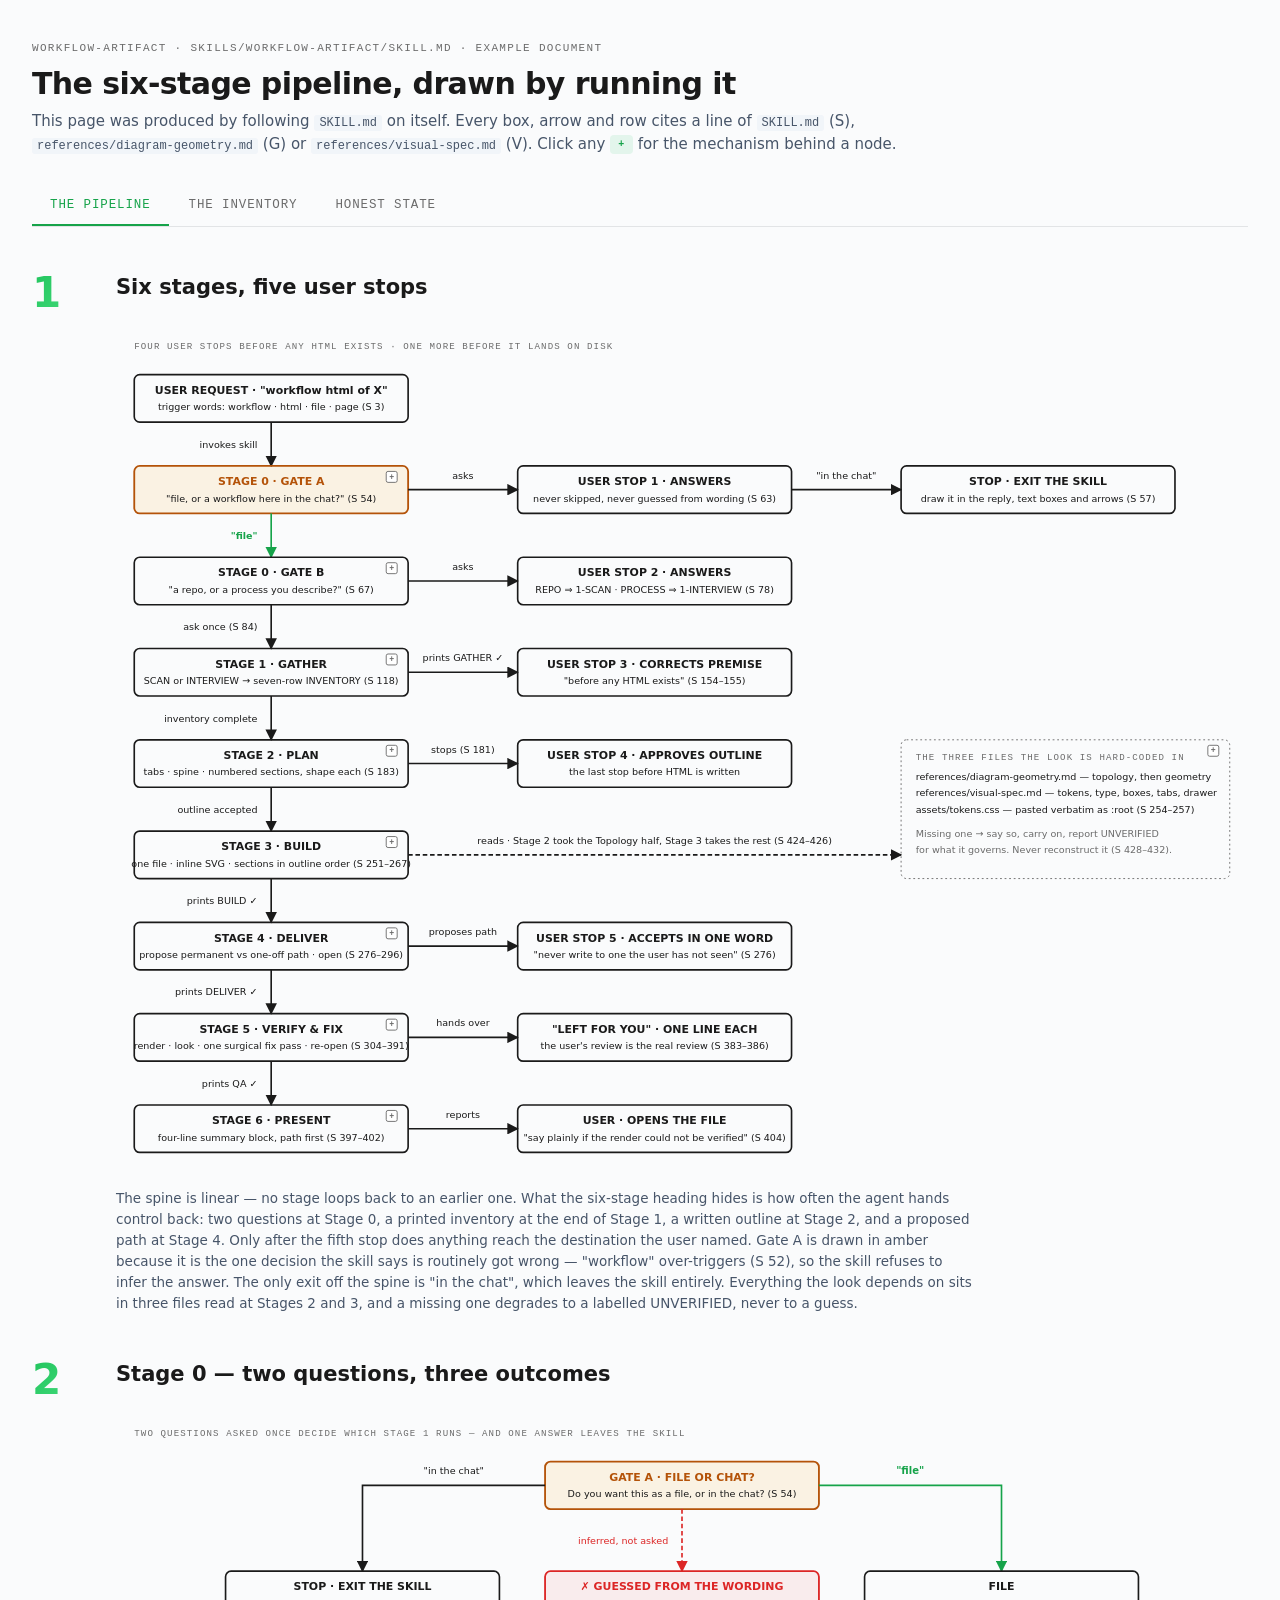
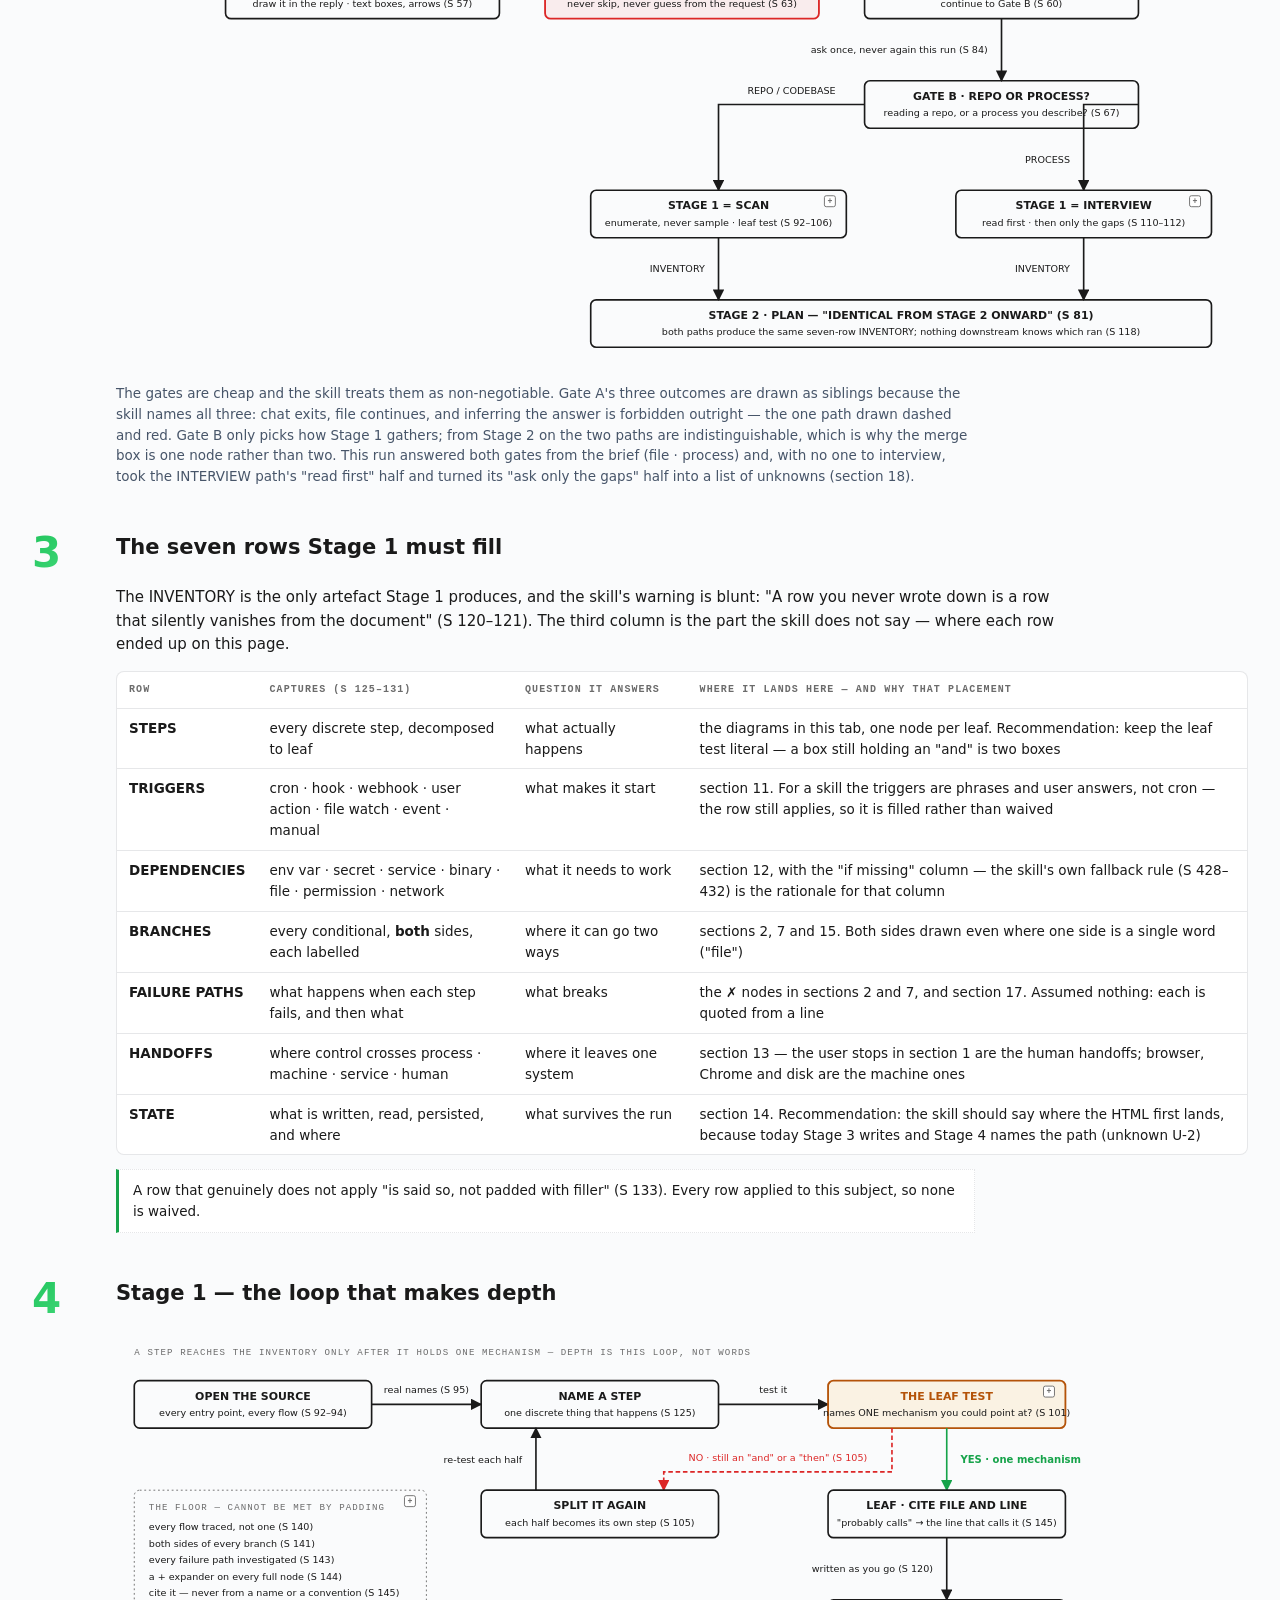
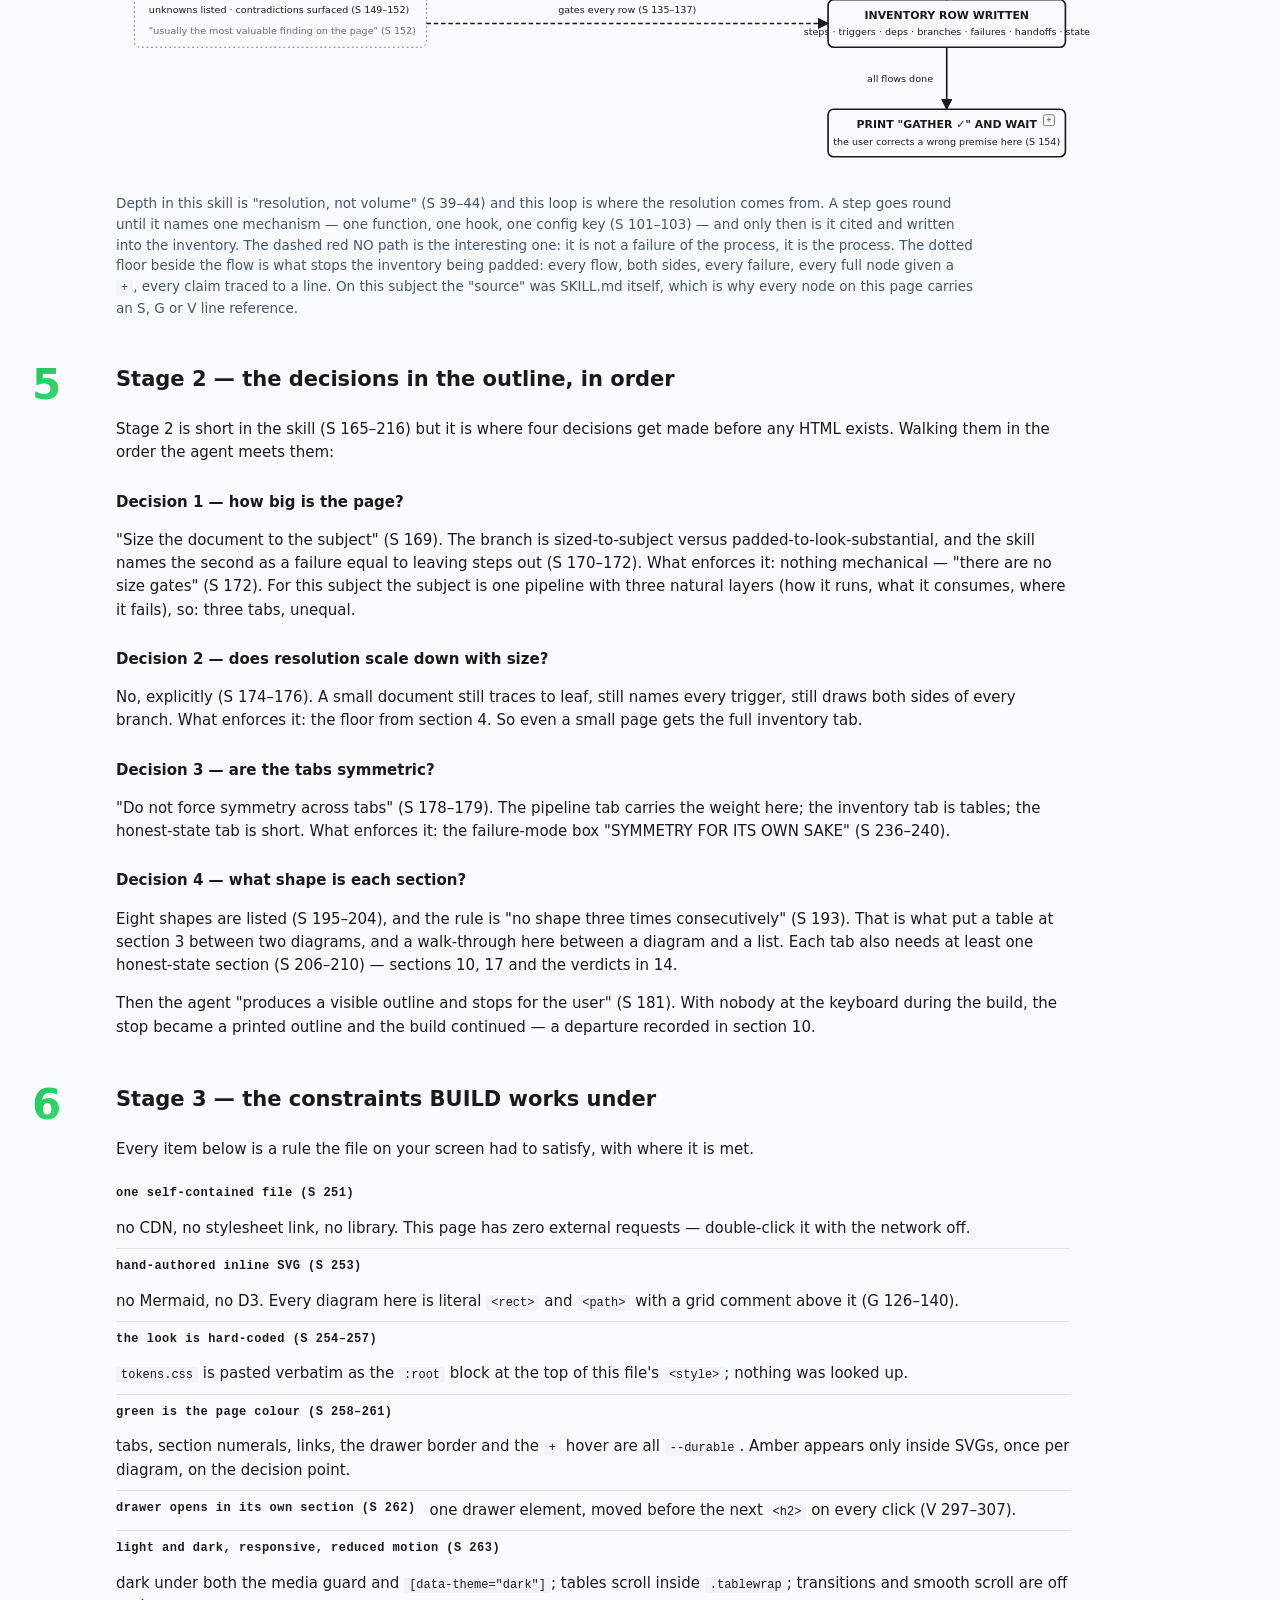
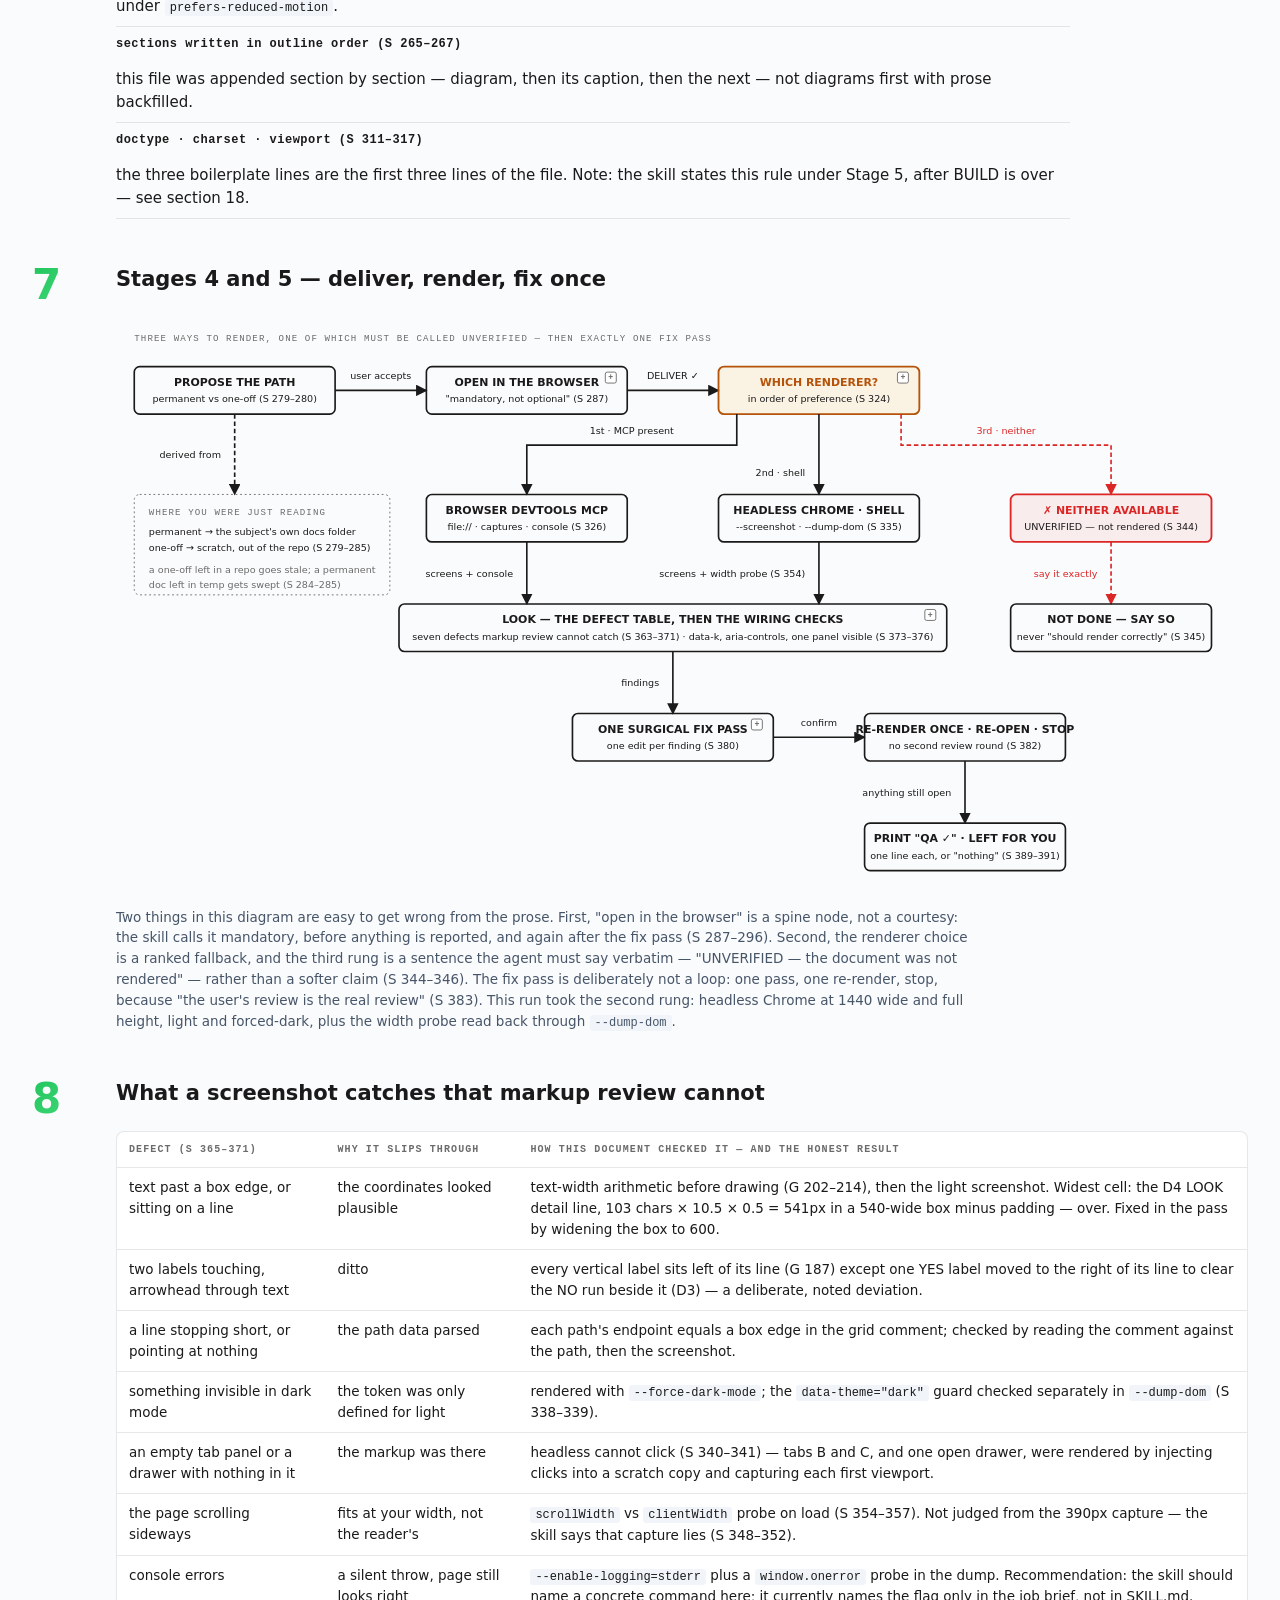
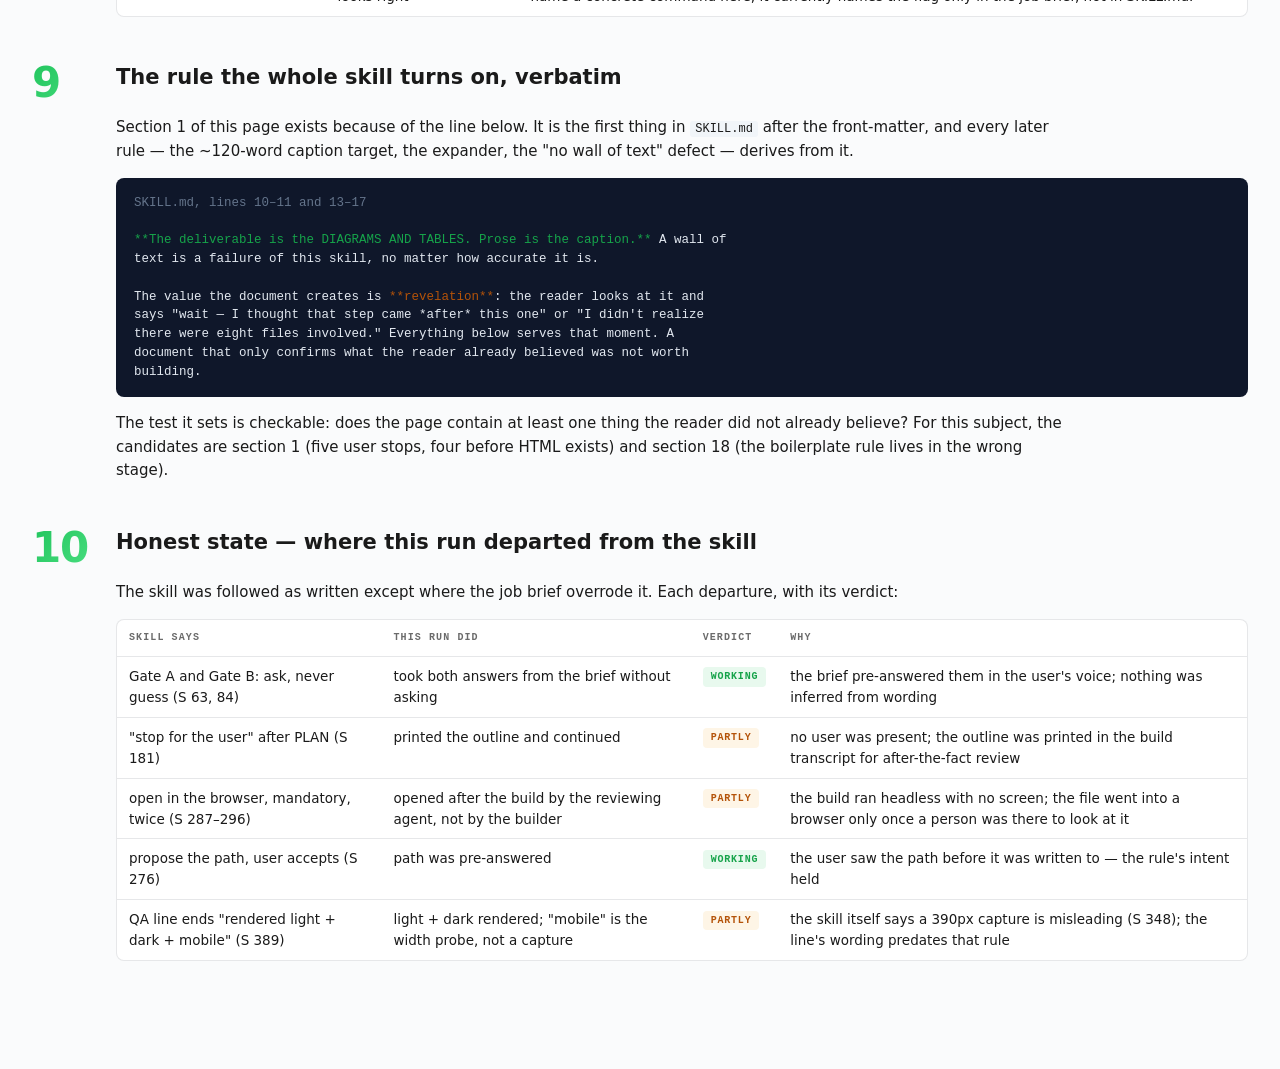
<file: index.html>
<!doctype html>
<meta charset="utf-8">
<meta name="viewport" content="width=device-width, initial-scale=1">
<meta http-equiv="refresh" content="0; url=examples/workflow-artifact-pipeline.html">
<title>workflow-artifact</title>
<p>Redirecting to the <a href="examples/workflow-artifact-pipeline.html">example document</a>. Source and install instructions: <a href="https://github.com/djfunboy/workflow-artifact-skill">github.com/djfunboy/workflow-artifact-skill</a>.</p>
</file>
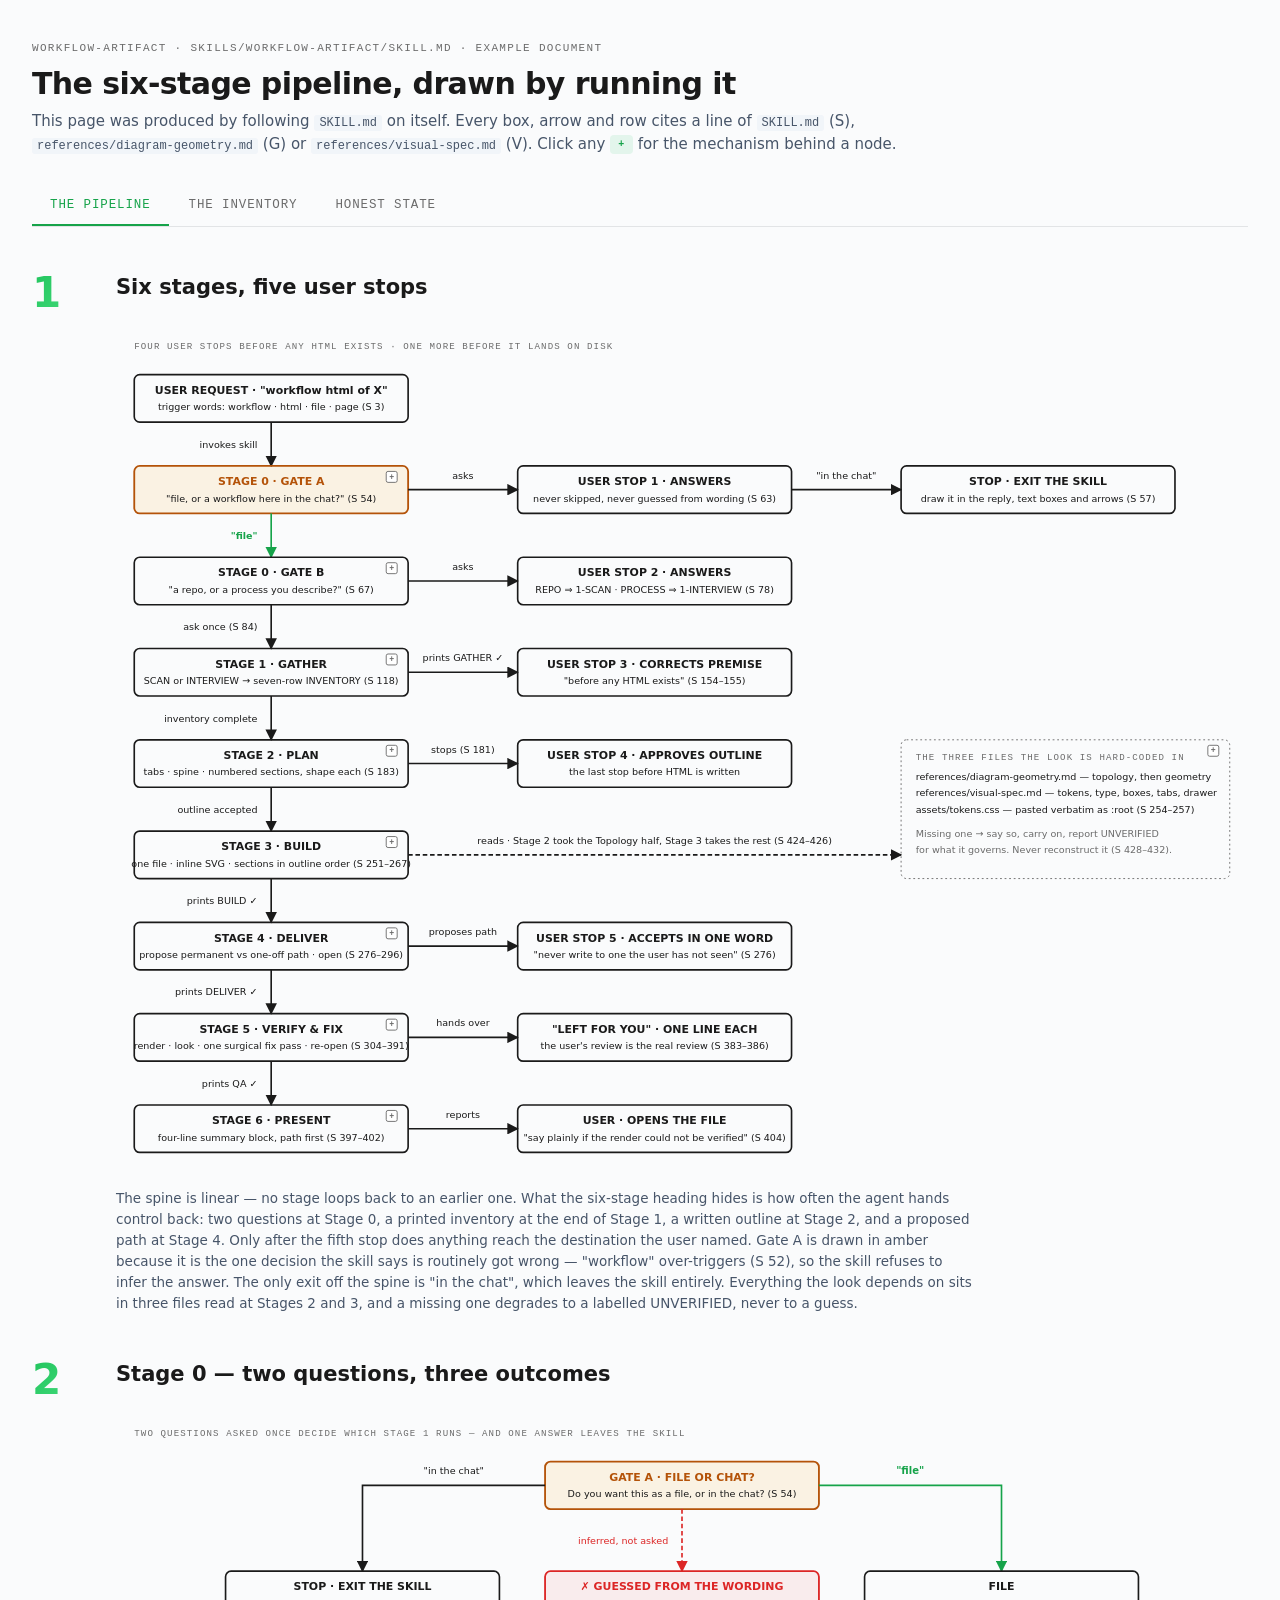
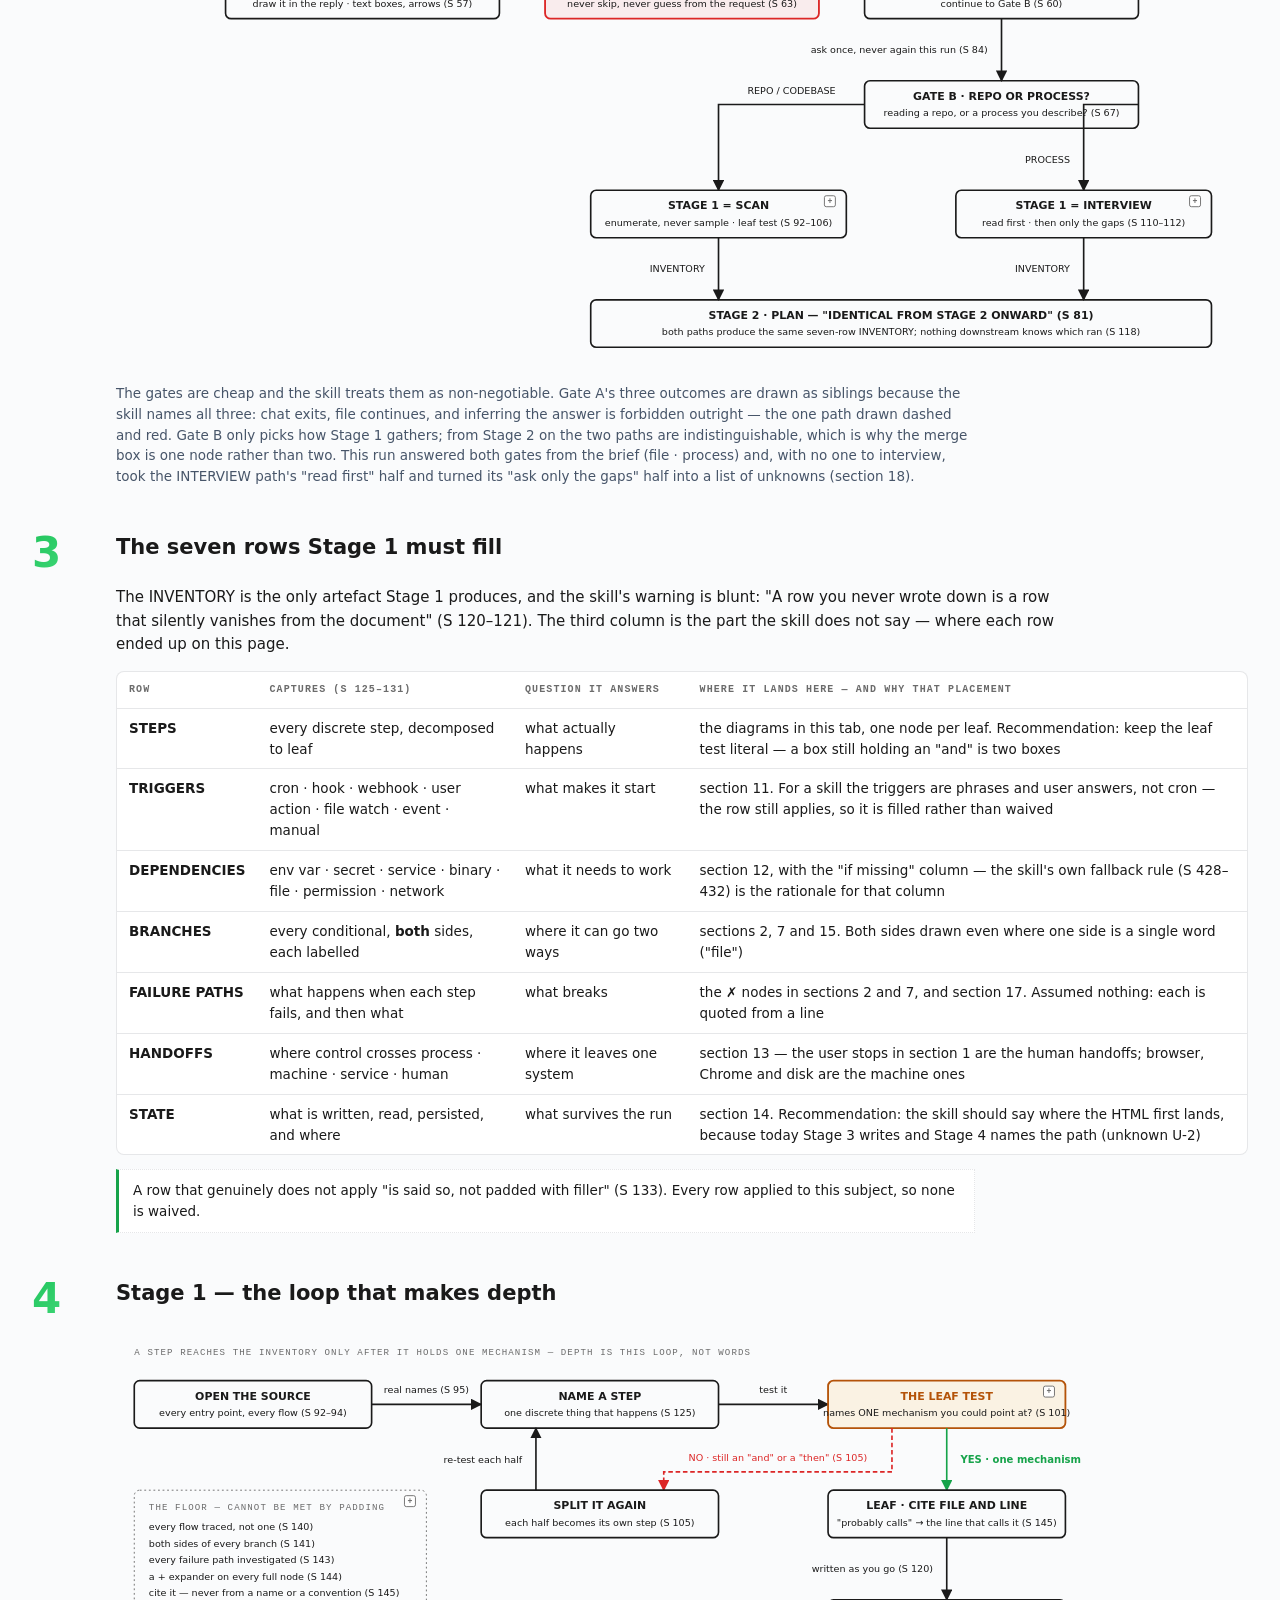
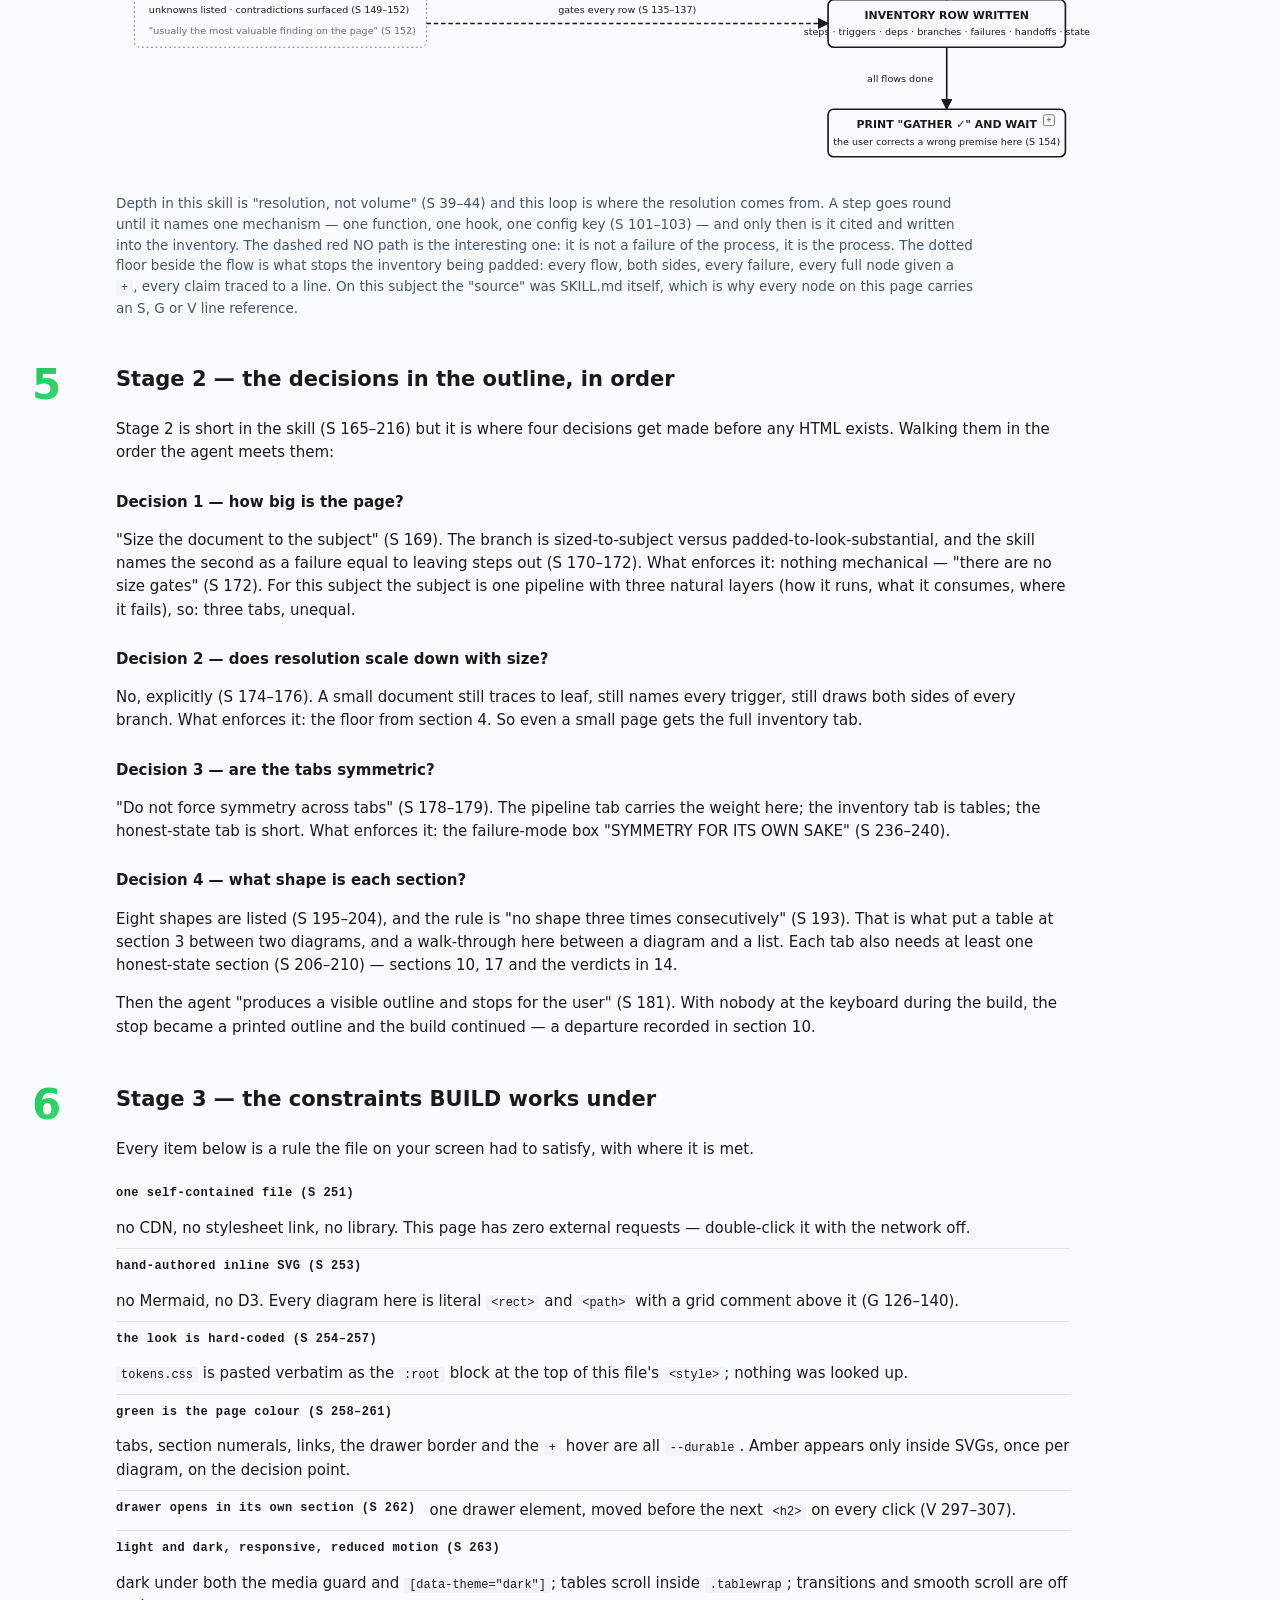
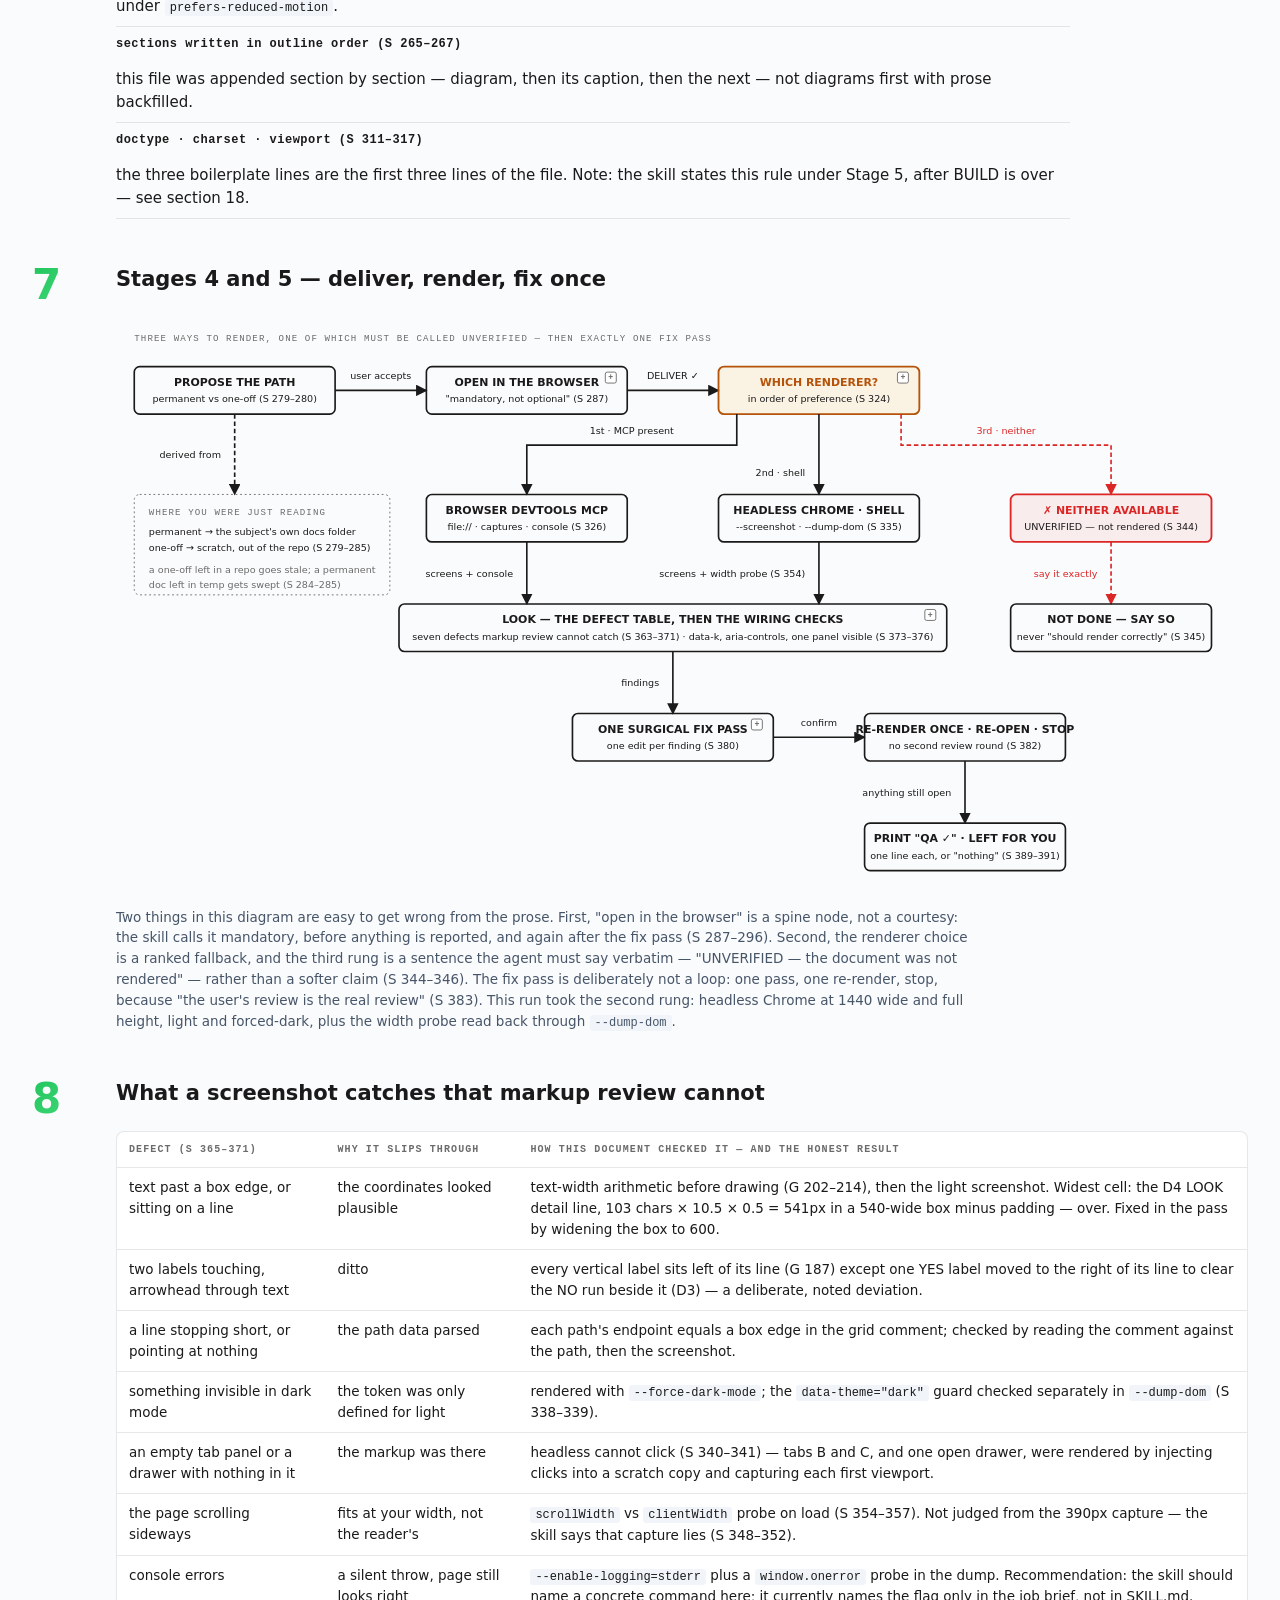
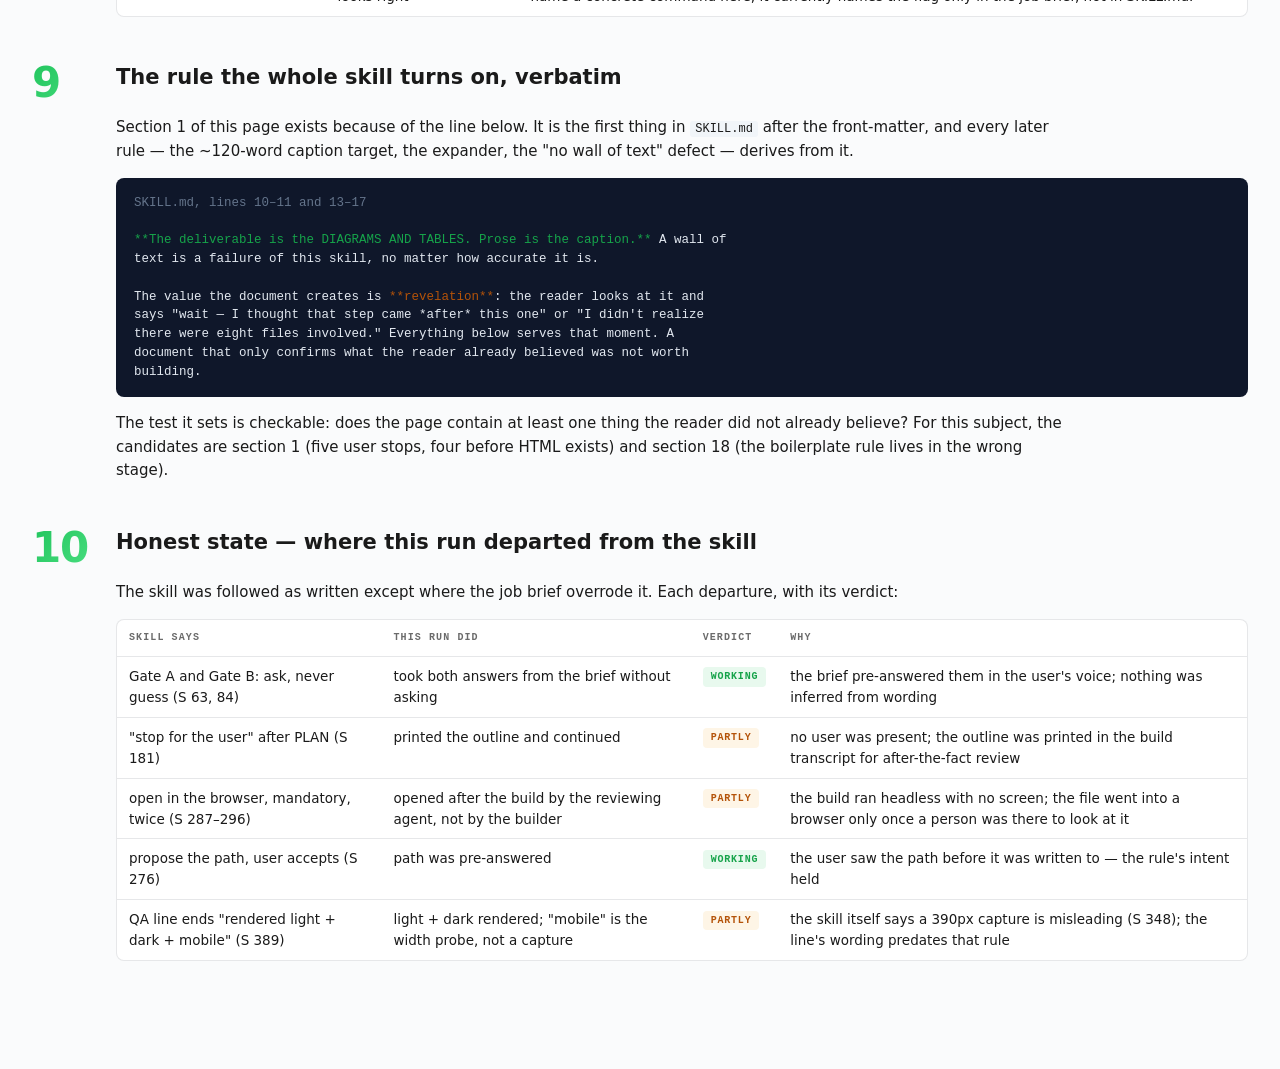
<file: examples/workflow-artifact-pipeline.html>
<!doctype html>
<meta charset="utf-8">
<meta name="viewport" content="width=device-width, initial-scale=1">
<title>workflow-artifact — the six-stage pipeline</title>
<style>
/* ============================================================================
   workflow-artifact — THE design tokens. Hard-coded on purpose.

   These values ARE the spec. Do not look them up anywhere, do not read a
   design-system document, do not open another project to check a brand, do
   not ask which palette to use. Paste this block verbatim into every
   document this skill produces and use the token names below.

   GREEN IS THE PAGE COLOUR. AMBER IS DIAGRAM-ONLY.

     Page chrome — selected tab and its underline, section numbers, links,
     drawer border, the + expander hover and .on state, focus rings, any
     accented heading:                                    --durable  (green)

     Inside a diagram only:
       the decision point / the active hop           --signal   (amber)
       the broken path, ✗, failure branches               --danger   (red)
       the path that holds, YES branches, verified        --durable  (green)
       neutral structure                                  currentColor
       dotted callouts, kickers, secondary text           --muted

   Squint test before shipping: the colour you see most on the page is GREEN.
   If the page reads amber or brown, the assignment is wrong — not the values.

   Light-mode accents are the darker step of each ramp on purpose: the lighter
   values fall under 3:1 contrast as stroke and small text on a #FAFBFC ground
   and read washed out. Dark mode uses the lighter step. Both are listed — use
   them as written.
   ========================================================================= */

:root {
  /* ---- type. NO @font-face, NO CDN link, NO Google Fonts <link>.
         The file must render offline; without these installed it falls back
         to the system stack, which is correct and expected. --------------- */
  --sans: 'Inter', -apple-system, BlinkMacSystemFont, system-ui, 'Segoe UI', sans-serif;
  --mono: 'JetBrains Mono', ui-monospace, SFMono-Regular, Menlo, Consolas, monospace;

  /* ---- accents (light) --------------------------------------------------- */
  --durable:      #16A34A;                    /* the path that holds — YES, works  */
  --durable-bg:   rgba(34, 197, 94, 0.10);
  --signal:       #B45309;                    /* the active moment — decision, hop */
  --signal-bg:    rgba(245, 158, 11, 0.10);
  --danger:       #DC2626;                    /* the broken path — NO, fails       */
  --danger-bg:    rgba(239, 68, 68, 0.08);

  /* ---- neutrals (light) -------------------------------------------------- */
  --ground:       #FAFBFC;                    /* page                              */
  --panel:        #FFFFFF;                    /* cards, drawer, table wrap         */
  --panel-2:      #F1F5F9;                    /* recessed                          */
  --rule:         rgba(15, 23, 42, 0.10);
  --ink:          #1A1A1A;                    /* primary text                      */
  --ink-soft:     #475569;                    /* secondary                         */
  --muted:        #6B6B6B;                    /* kickers, captions, dotted asides  */

  /* ---- code ---------------------------------------------------------------- */
  --code-bg:      #0F172A;
  --code-k:       #16A34A;
  --code-n:       #2563EB;
  --code-s:       #B45309;
  --code-r:       #DC2626;
  --code-m:       #64748B;

  --shadow: 0 1px 2px rgba(15, 23, 42, .05), 0 8px 24px -16px rgba(15, 23, 42, .25);
}

/* Dark palette — tuned as a set; use as written.
   Guarded so an explicit light choice still wins. */
@media (prefers-color-scheme: dark) {
  :root:not([data-theme="light"]) {
    --durable:    #4ADE80;
    --durable-bg: rgba(34, 197, 94, 0.14);
    --signal:     #FBBF24;
    --signal-bg:  rgba(245, 158, 11, 0.14);
    --danger:     #F87171;
    --danger-bg:  rgba(239, 68, 68, 0.14);

    --ground:     #0A1020;
    --panel:      #111A2E;
    --panel-2:    #0B1426;
    --rule:       rgba(148, 163, 184, 0.14);
    --ink:        #E2E8F0;
    --ink-soft:   #CBD5E1;
    --muted:      #94A3B8;

    --code-bg:    #0B1426;
    --code-k:     #4ADE80;
    --code-n:     #60A5FA;
    --code-s:     #FBBF24;
    --code-r:     #F87171;
    --code-m:     #94A3B8;

    --shadow: 0 1px 2px rgba(0, 0, 0, .3), 0 8px 24px -16px rgba(0, 0, 0, .7);
  }
}

/* Explicit dark toggle — must repeat so the toggle wins in both directions. */
:root[data-theme="dark"] {
  --durable:    #4ADE80;
  --durable-bg: rgba(34, 197, 94, 0.14);
  --signal:     #FBBF24;
  --signal-bg:  rgba(245, 158, 11, 0.14);
  --danger:     #F87171;
  --danger-bg:  rgba(239, 68, 68, 0.14);

  --ground:     #0A1020;
  --panel:      #111A2E;
  --panel-2:    #0B1426;
  --rule:       rgba(148, 163, 184, 0.14);
  --ink:        #E2E8F0;
  --ink-soft:   #CBD5E1;
  --muted:      #94A3B8;

  --code-bg:    #0B1426;
  --code-k:     #4ADE80;
  --code-n:     #60A5FA;
  --code-s:     #FBBF24;
  --code-r:     #F87171;
  --code-m:     #94A3B8;

  --shadow: 0 1px 2px rgba(0, 0, 0, .3), 0 8px 24px -16px rgba(0, 0, 0, .7);
}

/* body MUST paint an explicit ground — a transparent body borrows the host's
   theme and the document reads wrong in an embedded viewer. */
body {
  background: var(--ground);
  color: var(--ink);
  font-family: var(--sans);
}

/* ---- page furniture (visual-spec §7) ---------------------------------- */
*,*::before,*::after{box-sizing:border-box}
html{-webkit-text-size-adjust:100%}
body{margin:0;font-size:15px;line-height:1.55}
.wrap{max-width:1600px;margin:0 auto;padding:40px 32px 96px}
p,li,figcaption,.callout,.drawer .db > div{max-width:100ch}
a{color:var(--durable)}
header .kicker{font-family:var(--mono);font-size:11px;letter-spacing:.12em;text-transform:uppercase;color:var(--muted);margin:0 0 10px}
h1{font-size:30px;font-weight:800;letter-spacing:-.02em;margin:0 0 8px;line-height:1.15}
header p{color:var(--ink-soft);margin:0}
.tabs{display:flex;gap:2px;margin:30px 0 0;border-bottom:1px solid var(--rule);flex-wrap:wrap}
.tab{appearance:none;background:none;border:0;cursor:pointer;font-family:var(--mono);font-size:12.5px;letter-spacing:.07em;text-transform:uppercase;color:var(--muted);padding:12px 18px;border-bottom:2px solid transparent}
.tab:hover{color:var(--ink)}
.tab[aria-selected="true"]{color:var(--durable);border-bottom-color:var(--durable)}
.tab:focus-visible{outline:2px solid var(--durable);outline-offset:-2px;border-radius:3px}
[role="tabpanel"]{padding-left:84px}
h2{display:flex;align-items:baseline;gap:20px;margin-left:-84px;font-size:21px;font-weight:750;margin-top:48px;margin-bottom:12px;line-height:1.2}
h2 .num{flex-shrink:0;width:64px;align-self:flex-start;font-family:var(--sans);font-size:42px;font-weight:800;line-height:.86;letter-spacing:-0.03em;background:linear-gradient(135deg,#22C55E 0%,#4ADE80 100%);-webkit-background-clip:text;-webkit-text-fill-color:transparent;background-clip:text}
h3{font-size:15px;font-weight:700;margin:26px 0 8px}
figure{margin:18px 0 8px}
figure svg{max-width:100%;height:auto;display:block;color:var(--ink)}
figcaption{font-size:13.5px;color:var(--ink-soft);margin-top:10px}
.tablewrap{overflow-x:auto;background:var(--panel);border:1px solid var(--rule);border-radius:8px;margin:14px 0}
table{border-collapse:collapse;width:100%;font-size:13.5px}
th{font-family:var(--mono);font-size:10px;letter-spacing:.11em;text-transform:uppercase;text-align:left;color:var(--muted);padding:10px 12px;border-bottom:1px solid var(--rule);white-space:nowrap}
td{padding:9px 12px;border-bottom:1px solid var(--rule);vertical-align:top}
tr:last-child td{border-bottom:0}
td code,p code,li code,figcaption code{font-family:var(--mono);font-size:12px;background:var(--panel-2);padding:1px 5px;border-radius:3px}
.callout{border:1px dotted var(--rule);border-left:3px solid var(--durable);padding:10px 14px;margin:14px 0;font-size:13.5px;background:var(--panel)}
.callout.warn{border-left-color:var(--danger)}
.quote{font-family:var(--mono);font-size:12.5px;line-height:1.5;background:var(--code-bg);color:#E2E8F0;padding:16px 18px;border-radius:8px;overflow-x:auto;white-space:pre;margin:14px 0}
.quote .k{color:var(--code-k)}
.quote .s{color:var(--code-s)}
.quote .m{color:var(--code-m)}
ul.inv{list-style:none;padding:0;margin:12px 0}
ul.inv li{padding:8px 0;border-bottom:1px solid var(--rule);display:flex;gap:14px;flex-wrap:wrap}
ul.inv li b{font-family:var(--mono);font-size:12px;letter-spacing:.04em;min-width:280px}
.verdict{display:inline-block;font-family:var(--mono);font-size:10px;letter-spacing:.08em;text-transform:uppercase;font-weight:700;padding:2px 8px;border-radius:4px;vertical-align:middle}
.v-ok{background:var(--durable-bg);color:var(--durable)}
.v-mid{background:var(--signal-bg);color:var(--signal)}
.v-bad{background:var(--danger-bg);color:var(--danger)}
/* expander (visual-spec §5) */
.exp{cursor:pointer}
.exp rect{fill:var(--panel);stroke:var(--muted);stroke-width:1;transition:fill .12s,stroke .12s}
.exp text{font-family:var(--mono);font-size:9px;font-weight:700;fill:var(--muted);pointer-events:none}
.exp:hover rect,.exp.on rect{fill:var(--durable);stroke:var(--durable)}
.exp:hover text,.exp.on text{fill:#fff}
.exp:focus-visible rect{stroke:var(--durable);stroke-width:2}
/* drawer (visual-spec §6) */
.drawer{border:1px solid var(--durable);border-radius:8px;background:var(--panel);padding:16px 18px 6px;margin:16px 0 8px;box-shadow:var(--shadow)}
.drawer .dh{display:flex;gap:14px;align-items:baseline;flex-wrap:wrap;border-bottom:1px solid var(--rule);padding-bottom:10px;margin-bottom:6px}
.drawer .dt{font-weight:800;font-size:15px}
.drawer .dk{font-family:var(--mono);font-size:11px;color:var(--muted)}
.drawer .db > div{margin:10px 0 12px}
.drawer .db h4{font-family:var(--mono);font-size:10px;letter-spacing:.11em;text-transform:uppercase;color:var(--muted);margin:0 0 4px;font-weight:700}
.drawer .db p{margin:0;font-size:13.5px}
.drawer .db table{font-size:13px}
.drawer .dc{appearance:none;border:0;background:none;color:var(--durable);font-family:var(--mono);font-size:11px;letter-spacing:.08em;cursor:pointer;margin-left:auto;padding:0}
@media (max-width:700px){
  [role="tabpanel"]{padding-left:60px}
  h2{margin-left:-60px;gap:14px}
  h2 .num{font-size:32px;width:46px}
  .tab{padding:11px 12px;font-size:11.5px}
  .wrap{padding:24px 16px 64px}
  ul.inv li b{min-width:0}
}
@media (prefers-reduced-motion:reduce){
  *{transition:none!important;scroll-behavior:auto!important}
}
</style>

<div class="wrap">
<header>
  <p class="kicker">workflow-artifact · skills/workflow-artifact/SKILL.md · example document</p>
  <h1>The six-stage pipeline, drawn by running it</h1>
  <p>This page was produced by following <code>SKILL.md</code> on itself. Every box, arrow and row cites a line of <code>SKILL.md</code> (S), <code>references/diagram-geometry.md</code> (G) or <code>references/visual-spec.md</code> (V). Click any <span class="verdict v-ok">+</span> for the mechanism behind a node.</p>
</header>

<div class="tabs" role="tablist" aria-label="Layers">
  <button class="tab" role="tab" id="tab-a" aria-controls="panel-a" aria-selected="true" tabindex="0">The pipeline</button>
  <button class="tab" role="tab" id="tab-b" aria-controls="panel-b" aria-selected="false" tabindex="-1">The inventory</button>
  <button class="tab" role="tab" id="tab-c" aria-controls="panel-c" aria-selected="false" tabindex="-1">Honest state</button>
</div>

<div id="panel-a" role="tabpanel" aria-labelledby="tab-a">

<h2><span class="num">1</span>Six stages, five user stops</h2>
<figure>
<svg viewBox="0 0 1240 930" role="img" aria-label="The pipeline is a straight spine of nine nodes, and control returns to the user four times before any HTML exists and once more before the file lands on disk.">
<!--
  LAYOUT GRID (D1)
  Spine column:   x=20..320   (arrow x=170, labels anchor end at x=155)
  Stop column:    x=440..740  (gap 120 from spine)
  Exit / callout: x=860..1220 (gap 120 from stop column)
  Rows (52 tall, 48 gap): request 50 | gateA 150 | gateB 250 | gather 350
                          plan 450 | build 550 | deliver 650 | verify 750 | present 850
  Verify: every spine arrow is a straight drop; every side arrow is straight
          horizontal at row-centre y; the BUILD→callout run at y=576 crosses
          an empty stop cell (BUILD has no stop box).
-->
<defs>
  <marker id="d1" viewBox="0 0 10 10" refX="9" refY="5" markerWidth="7" markerHeight="7" orient="auto-start-reverse">
    <path d="M0,0 L10,5 L0,10 z" fill="currentColor"/>
  </marker>
  <marker id="d1g" viewBox="0 0 10 10" refX="9" refY="5" markerWidth="7" markerHeight="7" orient="auto-start-reverse">
    <path d="M0,0 L10,5 L0,10 z" fill="var(--durable)"/>
  </marker>
</defs>
<text x="20" y="22" font-family="var(--mono)" font-size="10" letter-spacing="1.2" fill="var(--muted)">FOUR USER STOPS BEFORE ANY HTML EXISTS · ONE MORE BEFORE IT LANDS ON DISK</text>

<!-- request -->
<rect x="20" y="50" width="300" height="52" rx="6" fill="none" stroke="currentColor" stroke-width="1.8"/>
<text x="170" y="71" font-size="12" font-weight="700" text-anchor="middle" fill="currentColor">USER REQUEST · "workflow html of X"</text>
<text x="170" y="89" font-size="10.5" text-anchor="middle" fill="currentColor">trigger words: workflow · html · file · page (S 3)</text>
<line x1="170" y1="102" x2="170" y2="150" stroke="currentColor" stroke-width="1.8" marker-end="url(#d1)"/>
<text x="155" y="130" font-size="10.5" text-anchor="end" fill="currentColor">invokes skill</text>

<!-- gate A (amber: the decision that over-triggers) -->
<rect x="20" y="150" width="300" height="52" rx="6" fill="var(--signal-bg)" stroke="var(--signal)" stroke-width="2"/>
<text x="170" y="171" font-size="12" font-weight="700" text-anchor="middle" fill="var(--signal)">STAGE 0 · GATE A</text>
<text x="170" y="189" font-size="10.5" text-anchor="middle" fill="currentColor">"file, or a workflow here in the chat?" (S 54)</text>
<g class="exp" data-k="gatea" tabindex="0" role="button" aria-label="Open detail for Gate A"><rect x="296" y="156" width="12" height="12" rx="2"/><text x="302" y="165" text-anchor="middle">+</text></g>
<line x1="170" y1="202" x2="170" y2="250" stroke="var(--durable)" stroke-width="1.8" marker-end="url(#d1g)"/>
<text x="155" y="230" font-size="10.5" text-anchor="end" fill="var(--durable)" font-weight="700">"file"</text>
<line x1="320" y1="176" x2="440" y2="176" stroke="currentColor" stroke-width="1.8" marker-end="url(#d1)"/>
<text x="380" y="164" font-size="10.5" text-anchor="middle" fill="currentColor">asks</text>
<rect x="440" y="150" width="300" height="52" rx="6" fill="none" stroke="currentColor" stroke-width="1.8"/>
<text x="590" y="171" font-size="12" font-weight="700" text-anchor="middle" fill="currentColor">USER STOP 1 · ANSWERS</text>
<text x="590" y="189" font-size="10.5" text-anchor="middle" fill="currentColor">never skipped, never guessed from wording (S 63)</text>
<line x1="740" y1="176" x2="860" y2="176" stroke="currentColor" stroke-width="1.8" marker-end="url(#d1)"/>
<text x="800" y="164" font-size="10.5" text-anchor="middle" fill="currentColor">"in the chat"</text>
<rect x="860" y="150" width="300" height="52" rx="6" fill="none" stroke="currentColor" stroke-width="1.8"/>
<text x="1010" y="171" font-size="12" font-weight="700" text-anchor="middle" fill="currentColor">STOP · EXIT THE SKILL</text>
<text x="1010" y="189" font-size="10.5" text-anchor="middle" fill="currentColor">draw it in the reply, text boxes and arrows (S 57)</text>

<!-- gate B -->
<rect x="20" y="250" width="300" height="52" rx="6" fill="none" stroke="currentColor" stroke-width="1.8"/>
<text x="170" y="271" font-size="12" font-weight="700" text-anchor="middle" fill="currentColor">STAGE 0 · GATE B</text>
<text x="170" y="289" font-size="10.5" text-anchor="middle" fill="currentColor">"a repo, or a process you describe?" (S 67)</text>
<g class="exp" data-k="gateb" tabindex="0" role="button" aria-label="Open detail for Gate B"><rect x="296" y="256" width="12" height="12" rx="2"/><text x="302" y="265" text-anchor="middle">+</text></g>
<line x1="170" y1="302" x2="170" y2="350" stroke="currentColor" stroke-width="1.8" marker-end="url(#d1)"/>
<text x="155" y="330" font-size="10.5" text-anchor="end" fill="currentColor">ask once (S 84)</text>
<line x1="320" y1="276" x2="440" y2="276" stroke="currentColor" stroke-width="1.8" marker-end="url(#d1)"/>
<text x="380" y="264" font-size="10.5" text-anchor="middle" fill="currentColor">asks</text>
<rect x="440" y="250" width="300" height="52" rx="6" fill="none" stroke="currentColor" stroke-width="1.8"/>
<text x="590" y="271" font-size="12" font-weight="700" text-anchor="middle" fill="currentColor">USER STOP 2 · ANSWERS</text>
<text x="590" y="289" font-size="10.5" text-anchor="middle" fill="currentColor">REPO ⇒ 1-SCAN · PROCESS ⇒ 1-INTERVIEW (S 78)</text>

<!-- gather -->
<rect x="20" y="350" width="300" height="52" rx="6" fill="none" stroke="currentColor" stroke-width="1.8"/>
<text x="170" y="371" font-size="12" font-weight="700" text-anchor="middle" fill="currentColor">STAGE 1 · GATHER</text>
<text x="170" y="389" font-size="10.5" text-anchor="middle" fill="currentColor">SCAN or INTERVIEW → seven-row INVENTORY (S 118)</text>
<g class="exp" data-k="gather" tabindex="0" role="button" aria-label="Open detail for GATHER"><rect x="296" y="356" width="12" height="12" rx="2"/><text x="302" y="365" text-anchor="middle">+</text></g>
<line x1="170" y1="402" x2="170" y2="450" stroke="currentColor" stroke-width="1.8" marker-end="url(#d1)"/>
<text x="155" y="430" font-size="10.5" text-anchor="end" fill="currentColor">inventory complete</text>
<line x1="320" y1="376" x2="440" y2="376" stroke="currentColor" stroke-width="1.8" marker-end="url(#d1)"/>
<text x="380" y="364" font-size="10.5" text-anchor="middle" fill="currentColor">prints GATHER ✓</text>
<rect x="440" y="350" width="300" height="52" rx="6" fill="none" stroke="currentColor" stroke-width="1.8"/>
<text x="590" y="371" font-size="12" font-weight="700" text-anchor="middle" fill="currentColor">USER STOP 3 · CORRECTS PREMISE</text>
<text x="590" y="389" font-size="10.5" text-anchor="middle" fill="currentColor">"before any HTML exists" (S 154–155)</text>

<!-- plan -->
<rect x="20" y="450" width="300" height="52" rx="6" fill="none" stroke="currentColor" stroke-width="1.8"/>
<text x="170" y="471" font-size="12" font-weight="700" text-anchor="middle" fill="currentColor">STAGE 2 · PLAN</text>
<text x="170" y="489" font-size="10.5" text-anchor="middle" fill="currentColor">tabs · spine · numbered sections, shape each (S 183)</text>
<g class="exp" data-k="plan" tabindex="0" role="button" aria-label="Open detail for PLAN"><rect x="296" y="456" width="12" height="12" rx="2"/><text x="302" y="465" text-anchor="middle">+</text></g>
<line x1="170" y1="502" x2="170" y2="550" stroke="currentColor" stroke-width="1.8" marker-end="url(#d1)"/>
<text x="155" y="530" font-size="10.5" text-anchor="end" fill="currentColor">outline accepted</text>
<line x1="320" y1="476" x2="440" y2="476" stroke="currentColor" stroke-width="1.8" marker-end="url(#d1)"/>
<text x="380" y="464" font-size="10.5" text-anchor="middle" fill="currentColor">stops (S 181)</text>
<rect x="440" y="450" width="300" height="52" rx="6" fill="none" stroke="currentColor" stroke-width="1.8"/>
<text x="590" y="471" font-size="12" font-weight="700" text-anchor="middle" fill="currentColor">USER STOP 4 · APPROVES OUTLINE</text>
<text x="590" y="489" font-size="10.5" text-anchor="middle" fill="currentColor">the last stop before HTML is written</text>

<!-- build -->
<rect x="20" y="550" width="300" height="52" rx="6" fill="none" stroke="currentColor" stroke-width="1.8"/>
<text x="170" y="571" font-size="12" font-weight="700" text-anchor="middle" fill="currentColor">STAGE 3 · BUILD</text>
<text x="170" y="589" font-size="10.5" text-anchor="middle" fill="currentColor">one file · inline SVG · sections in outline order (S 251–267)</text>
<g class="exp" data-k="build" tabindex="0" role="button" aria-label="Open detail for BUILD"><rect x="296" y="556" width="12" height="12" rx="2"/><text x="302" y="565" text-anchor="middle">+</text></g>
<line x1="170" y1="602" x2="170" y2="650" stroke="currentColor" stroke-width="1.8" marker-end="url(#d1)"/>
<text x="155" y="630" font-size="10.5" text-anchor="end" fill="currentColor">prints BUILD ✓</text>
<line x1="320" y1="576" x2="860" y2="576" stroke="currentColor" stroke-width="1.8" stroke-dasharray="5 3" marker-end="url(#d1)"/>
<text x="590" y="564" font-size="10.5" text-anchor="middle" fill="currentColor">reads · Stage 2 took the Topology half, Stage 3 takes the rest (S 424–426)</text>
<!-- dotted callout, beside the flow -->
<rect x="860" y="450" width="360" height="152" rx="6" fill="none" stroke="var(--muted)" stroke-width="1" stroke-dasharray="2 3"/>
<text x="876" y="472" font-family="var(--mono)" font-size="10" letter-spacing="1.2" fill="var(--muted)">THE THREE FILES THE LOOK IS HARD-CODED IN</text>
<text x="876" y="494" font-size="10.5" fill="currentColor">references/diagram-geometry.md — topology, then geometry</text>
<text x="876" y="512" font-size="10.5" fill="currentColor">references/visual-spec.md — tokens, type, boxes, tabs, drawer</text>
<text x="876" y="530" font-size="10.5" fill="currentColor">assets/tokens.css — pasted verbatim as :root (S 254–257)</text>
<text x="876" y="556" font-size="10.5" fill="var(--muted)">Missing one → say so, carry on, report UNVERIFIED</text>
<text x="876" y="574" font-size="10.5" fill="var(--muted)">for what it governs. Never reconstruct it (S 428–432).</text>
<g class="exp" data-k="reads" tabindex="0" role="button" aria-label="Open detail for the reference files"><rect x="1196" y="456" width="12" height="12" rx="2"/><text x="1202" y="465" text-anchor="middle">+</text></g>

<!-- deliver -->
<rect x="20" y="650" width="300" height="52" rx="6" fill="none" stroke="currentColor" stroke-width="1.8"/>
<text x="170" y="671" font-size="12" font-weight="700" text-anchor="middle" fill="currentColor">STAGE 4 · DELIVER</text>
<text x="170" y="689" font-size="10.5" text-anchor="middle" fill="currentColor">propose permanent vs one-off path · open (S 276–296)</text>
<g class="exp" data-k="deliver" tabindex="0" role="button" aria-label="Open detail for DELIVER"><rect x="296" y="656" width="12" height="12" rx="2"/><text x="302" y="665" text-anchor="middle">+</text></g>
<line x1="170" y1="702" x2="170" y2="750" stroke="currentColor" stroke-width="1.8" marker-end="url(#d1)"/>
<text x="155" y="730" font-size="10.5" text-anchor="end" fill="currentColor">prints DELIVER ✓</text>
<line x1="320" y1="676" x2="440" y2="676" stroke="currentColor" stroke-width="1.8" marker-end="url(#d1)"/>
<text x="380" y="664" font-size="10.5" text-anchor="middle" fill="currentColor">proposes path</text>
<rect x="440" y="650" width="300" height="52" rx="6" fill="none" stroke="currentColor" stroke-width="1.8"/>
<text x="590" y="671" font-size="12" font-weight="700" text-anchor="middle" fill="currentColor">USER STOP 5 · ACCEPTS IN ONE WORD</text>
<text x="590" y="689" font-size="10.5" text-anchor="middle" fill="currentColor">"never write to one the user has not seen" (S 276)</text>

<!-- verify -->
<rect x="20" y="750" width="300" height="52" rx="6" fill="none" stroke="currentColor" stroke-width="1.8"/>
<text x="170" y="771" font-size="12" font-weight="700" text-anchor="middle" fill="currentColor">STAGE 5 · VERIFY &amp; FIX</text>
<text x="170" y="789" font-size="10.5" text-anchor="middle" fill="currentColor">render · look · one surgical fix pass · re-open (S 304–391)</text>
<g class="exp" data-k="verify" tabindex="0" role="button" aria-label="Open detail for VERIFY and FIX"><rect x="296" y="756" width="12" height="12" rx="2"/><text x="302" y="765" text-anchor="middle">+</text></g>
<line x1="170" y1="802" x2="170" y2="850" stroke="currentColor" stroke-width="1.8" marker-end="url(#d1)"/>
<text x="155" y="830" font-size="10.5" text-anchor="end" fill="currentColor">prints QA ✓</text>
<line x1="320" y1="776" x2="440" y2="776" stroke="currentColor" stroke-width="1.8" marker-end="url(#d1)"/>
<text x="380" y="764" font-size="10.5" text-anchor="middle" fill="currentColor">hands over</text>
<rect x="440" y="750" width="300" height="52" rx="6" fill="none" stroke="currentColor" stroke-width="1.8"/>
<text x="590" y="771" font-size="12" font-weight="700" text-anchor="middle" fill="currentColor">"LEFT FOR YOU" · ONE LINE EACH</text>
<text x="590" y="789" font-size="10.5" text-anchor="middle" fill="currentColor">the user's review is the real review (S 383–386)</text>

<!-- present -->
<rect x="20" y="850" width="300" height="52" rx="6" fill="none" stroke="currentColor" stroke-width="1.8"/>
<text x="170" y="871" font-size="12" font-weight="700" text-anchor="middle" fill="currentColor">STAGE 6 · PRESENT</text>
<text x="170" y="889" font-size="10.5" text-anchor="middle" fill="currentColor">four-line summary block, path first (S 397–402)</text>
<g class="exp" data-k="present" tabindex="0" role="button" aria-label="Open detail for PRESENT"><rect x="296" y="856" width="12" height="12" rx="2"/><text x="302" y="865" text-anchor="middle">+</text></g>
<line x1="320" y1="876" x2="440" y2="876" stroke="currentColor" stroke-width="1.8" marker-end="url(#d1)"/>
<text x="380" y="864" font-size="10.5" text-anchor="middle" fill="currentColor">reports</text>
<rect x="440" y="850" width="300" height="52" rx="6" fill="none" stroke="currentColor" stroke-width="1.8"/>
<text x="590" y="871" font-size="12" font-weight="700" text-anchor="middle" fill="currentColor">USER · OPENS THE FILE</text>
<text x="590" y="889" font-size="10.5" text-anchor="middle" fill="currentColor">"say plainly if the render could not be verified" (S 404)</text>
</svg>
<figcaption>The spine is linear — no stage loops back to an earlier one. What the six-stage heading hides is how often the agent hands control back: two questions at Stage 0, a printed inventory at the end of Stage 1, a written outline at Stage 2, and a proposed path at Stage 4. Only after the fifth stop does anything reach the destination the user named. Gate A is drawn in amber because it is the one decision the skill says is routinely got wrong — "workflow" over-triggers (S 52), so the skill refuses to infer the answer. The only exit off the spine is "in the chat", which leaves the skill entirely. Everything the look depends on sits in three files read at Stages 2 and 3, and a missing one degrades to a labelled UNVERIFIED, never to a guess.</figcaption>
</figure>

<h2><span class="num">2</span>Stage 0 — two questions, three outcomes</h2>
<figure>
<svg viewBox="0 0 1240 610" role="img" aria-label="Gate A has three outcomes drawn side by side: chat exits the skill, file continues to Gate B, and inferring the answer from the wording is the forbidden path; Gate B then chooses SCAN or INTERVIEW, which merge at Stage 2.">
<!--
  LAYOUT GRID (D2)
  Row 1 gate A:   y=50..102    box x=470..770
  Row 2 branches: y=170..222   chat 120..420 | guess 470..770 | file 820..1120
  Row 3 gate B:   y=290..342   box x=820..1120 (directly below FILE)
  Row 4 branches: y=410..462   scan 520..800 | interview 920..1200
  Row 5 merge:    y=530..582   box x=520..1200 (wide so both drops are straight)
  Routes: gate A side edges → single L-turn to chat/file; straight drop to ✗;
          gate B side edges → single L-turn to scan/interview; straight drops to merge.
  Verify: the y=316 run from 820 to 660 crosses no box (row 2 ends at y=222).
-->
<defs>
  <marker id="d2" viewBox="0 0 10 10" refX="9" refY="5" markerWidth="7" markerHeight="7" orient="auto-start-reverse"><path d="M0,0 L10,5 L0,10 z" fill="currentColor"/></marker>
  <marker id="d2g" viewBox="0 0 10 10" refX="9" refY="5" markerWidth="7" markerHeight="7" orient="auto-start-reverse"><path d="M0,0 L10,5 L0,10 z" fill="var(--durable)"/></marker>
  <marker id="d2r" viewBox="0 0 10 10" refX="9" refY="5" markerWidth="7" markerHeight="7" orient="auto-start-reverse"><path d="M0,0 L10,5 L0,10 z" fill="var(--danger)"/></marker>
</defs>
<text x="20" y="22" font-family="var(--mono)" font-size="10" letter-spacing="1.2" fill="var(--muted)">TWO QUESTIONS ASKED ONCE DECIDE WHICH STAGE 1 RUNS — AND ONE ANSWER LEAVES THE SKILL</text>

<rect x="470" y="50" width="300" height="52" rx="6" fill="var(--signal-bg)" stroke="var(--signal)" stroke-width="2"/>
<text x="620" y="71" font-size="12" font-weight="700" text-anchor="middle" fill="var(--signal)">GATE A · FILE OR CHAT?</text>
<text x="620" y="89" font-size="10.5" text-anchor="middle" fill="currentColor">Do you want this as a file, or in the chat? (S 54)</text>

<path d="M470,76 H270 V170" fill="none" stroke="currentColor" stroke-width="1.8" marker-end="url(#d2)"/>
<text x="370" y="64" font-size="10.5" text-anchor="middle" fill="currentColor">"in the chat"</text>
<path d="M770,76 H970 V170" fill="none" stroke="var(--durable)" stroke-width="1.8" marker-end="url(#d2g)"/>
<text x="870" y="64" font-size="11" font-weight="700" text-anchor="middle" fill="var(--durable)">"file"</text>
<line x1="620" y1="102" x2="620" y2="170" stroke="var(--danger)" stroke-width="1.8" stroke-dasharray="5 3" marker-end="url(#d2r)"/>
<text x="605" y="140" font-size="10.5" text-anchor="end" fill="var(--danger)">inferred, not asked</text>

<rect x="120" y="170" width="300" height="52" rx="6" fill="none" stroke="currentColor" stroke-width="1.8"/>
<text x="270" y="191" font-size="12" font-weight="700" text-anchor="middle" fill="currentColor">STOP · EXIT THE SKILL</text>
<text x="270" y="209" font-size="10.5" text-anchor="middle" fill="currentColor">draw it in the reply · text boxes, arrows (S 57)</text>

<rect x="470" y="170" width="300" height="52" rx="6" fill="var(--danger-bg)" stroke="var(--danger)" stroke-width="2"/>
<text x="620" y="191" font-size="12" font-weight="700" text-anchor="middle" fill="var(--danger)">✗ GUESSED FROM THE WORDING</text>
<text x="620" y="209" font-size="10.5" text-anchor="middle" fill="currentColor">never skip, never guess from the request (S 63)</text>

<rect x="820" y="170" width="300" height="52" rx="6" fill="none" stroke="currentColor" stroke-width="1.8"/>
<text x="970" y="191" font-size="12" font-weight="700" text-anchor="middle" fill="currentColor">FILE</text>
<text x="970" y="209" font-size="10.5" text-anchor="middle" fill="currentColor">continue to Gate B (S 60)</text>

<line x1="970" y1="222" x2="970" y2="290" stroke="currentColor" stroke-width="1.8" marker-end="url(#d2)"/>
<text x="955" y="260" font-size="10.5" text-anchor="end" fill="currentColor">ask once, never again this run (S 84)</text>

<rect x="820" y="290" width="300" height="52" rx="6" fill="none" stroke="currentColor" stroke-width="1.8"/>
<text x="970" y="311" font-size="12" font-weight="700" text-anchor="middle" fill="currentColor">GATE B · REPO OR PROCESS?</text>
<text x="970" y="329" font-size="10.5" text-anchor="middle" fill="currentColor">reading a repo, or a process you describe? (S 67)</text>

<path d="M820,316 H660 V410" fill="none" stroke="currentColor" stroke-width="1.8" marker-end="url(#d2)"/>
<text x="740" y="304" font-size="10.5" text-anchor="middle" fill="currentColor">REPO / CODEBASE</text>
<path d="M1120,316 H1060 V410" fill="none" stroke="currentColor" stroke-width="1.8" marker-end="url(#d2)"/>
<text x="1045" y="380" font-size="10.5" text-anchor="end" fill="currentColor">PROCESS</text>

<rect x="520" y="410" width="280" height="52" rx="6" fill="none" stroke="currentColor" stroke-width="1.8"/>
<text x="660" y="431" font-size="12" font-weight="700" text-anchor="middle" fill="currentColor">STAGE 1 = SCAN</text>
<text x="660" y="449" font-size="10.5" text-anchor="middle" fill="currentColor">enumerate, never sample · leaf test (S 92–106)</text>
<g class="exp" data-k="scan" tabindex="0" role="button" aria-label="Open detail for SCAN"><rect x="776" y="416" width="12" height="12" rx="2"/><text x="782" y="425" text-anchor="middle">+</text></g>

<rect x="920" y="410" width="280" height="52" rx="6" fill="none" stroke="currentColor" stroke-width="1.8"/>
<text x="1060" y="431" font-size="12" font-weight="700" text-anchor="middle" fill="currentColor">STAGE 1 = INTERVIEW</text>
<text x="1060" y="449" font-size="10.5" text-anchor="middle" fill="currentColor">read first · then only the gaps (S 110–112)</text>
<g class="exp" data-k="interview" tabindex="0" role="button" aria-label="Open detail for INTERVIEW"><rect x="1176" y="416" width="12" height="12" rx="2"/><text x="1182" y="425" text-anchor="middle">+</text></g>

<line x1="660" y1="462" x2="660" y2="530" stroke="currentColor" stroke-width="1.8" marker-end="url(#d2)"/>
<text x="645" y="500" font-size="10.5" text-anchor="end" fill="currentColor">INVENTORY</text>
<line x1="1060" y1="462" x2="1060" y2="530" stroke="currentColor" stroke-width="1.8" marker-end="url(#d2)"/>
<text x="1045" y="500" font-size="10.5" text-anchor="end" fill="currentColor">INVENTORY</text>

<rect x="520" y="530" width="680" height="52" rx="6" fill="none" stroke="currentColor" stroke-width="1.8"/>
<text x="860" y="551" font-size="12" font-weight="700" text-anchor="middle" fill="currentColor">STAGE 2 · PLAN — "IDENTICAL FROM STAGE 2 ONWARD" (S 81)</text>
<text x="860" y="569" font-size="10.5" text-anchor="middle" fill="currentColor">both paths produce the same seven-row INVENTORY; nothing downstream knows which ran (S 118)</text>
</svg>
<figcaption>The gates are cheap and the skill treats them as non-negotiable. Gate A's three outcomes are drawn as siblings because the skill names all three: chat exits, file continues, and inferring the answer is forbidden outright — the one path drawn dashed and red. Gate B only picks how Stage 1 gathers; from Stage 2 on the two paths are indistinguishable, which is why the merge box is one node rather than two. This run answered both gates from the brief (file · process) and, with no one to interview, took the INTERVIEW path's "read first" half and turned its "ask only the gaps" half into a list of unknowns (section 18).</figcaption>
</figure>

<h2><span class="num">3</span>The seven rows Stage 1 must fill</h2>
<p>The INVENTORY is the only artefact Stage 1 produces, and the skill's warning is blunt: "A row you never wrote down is a row that silently vanishes from the document" (S 120–121). The third column is the part the skill does not say — where each row ended up on this page.</p>
<div class="tablewrap"><table>
<thead><tr><th>Row</th><th>Captures (S 125–131)</th><th>Question it answers</th><th>Where it lands here — and why that placement</th></tr></thead>
<tbody>
<tr><td><b>STEPS</b></td><td>every discrete step, decomposed to leaf</td><td>what actually happens</td><td>the diagrams in this tab, one node per leaf. Recommendation: keep the leaf test literal — a box still holding an "and" is two boxes</td></tr>
<tr><td><b>TRIGGERS</b></td><td>cron · hook · webhook · user action · file watch · event · manual</td><td>what makes it start</td><td>section 11. For a skill the triggers are phrases and user answers, not cron — the row still applies, so it is filled rather than waived</td></tr>
<tr><td><b>DEPENDENCIES</b></td><td>env var · secret · service · binary · file · permission · network</td><td>what it needs to work</td><td>section 12, with the "if missing" column — the skill's own fallback rule (S 428–432) is the rationale for that column</td></tr>
<tr><td><b>BRANCHES</b></td><td>every conditional, <b>both</b> sides, each labelled</td><td>where it can go two ways</td><td>sections 2, 7 and 15. Both sides drawn even where one side is a single word ("file")</td></tr>
<tr><td><b>FAILURE PATHS</b></td><td>what happens when each step fails, and then what</td><td>what breaks</td><td>the ✗ nodes in sections 2 and 7, and section 17. Assumed nothing: each is quoted from a line</td></tr>
<tr><td><b>HANDOFFS</b></td><td>where control crosses process · machine · service · human</td><td>where it leaves one system</td><td>section 13 — the user stops in section 1 are the human handoffs; browser, Chrome and disk are the machine ones</td></tr>
<tr><td><b>STATE</b></td><td>what is written, read, persisted, and where</td><td>what survives the run</td><td>section 14. Recommendation: the skill should say where the HTML first lands, because today Stage 3 writes and Stage 4 names the path (unknown U-2)</td></tr>
</tbody></table></div>
<p class="callout">A row that genuinely does not apply "is said so, not padded with filler" (S 133). Every row applied to this subject, so none is waived.</p>

<h2><span class="num">4</span>Stage 1 — the loop that makes depth</h2>
<figure>
<svg viewBox="0 0 1240 490" role="img" aria-label="A step only reaches the inventory after it passes the leaf test; a step that still contains an and or a then is split and re-tested, and the floor rules gate the row before it is written.">
<!--
  LAYOUT GRID (D3)
  Spine row:   y=50..102  (arrow y=76)   source 20..280 | step 400..660 | leaf test 780..1040
  Gap:         y=102..170
  Row 2:       y=170..222  callout 20..340 (to y=342) | split 400..660 | leaf 780..1040
  Row 3:       y=290..342  inventory row 780..1040
  Row 4:       y=410..462  print GATHER 780..1040
  Routes: NO  = M850,102 V150 H600 V170 (two turns, outside the YES corridor at x=910)
          return = M460,170 V102 straight up into NAME A STEP
          YES = straight drop at x=910 · callout→row = dashed at y=316
  Verify: y=150 run spans x=600..850, row 2 starts at y=170 — clear by 20px.
-->
<defs>
  <marker id="d3" viewBox="0 0 10 10" refX="9" refY="5" markerWidth="7" markerHeight="7" orient="auto-start-reverse"><path d="M0,0 L10,5 L0,10 z" fill="currentColor"/></marker>
  <marker id="d3g" viewBox="0 0 10 10" refX="9" refY="5" markerWidth="7" markerHeight="7" orient="auto-start-reverse"><path d="M0,0 L10,5 L0,10 z" fill="var(--durable)"/></marker>
  <marker id="d3r" viewBox="0 0 10 10" refX="9" refY="5" markerWidth="7" markerHeight="7" orient="auto-start-reverse"><path d="M0,0 L10,5 L0,10 z" fill="var(--danger)"/></marker>
</defs>
<text x="20" y="22" font-family="var(--mono)" font-size="10" letter-spacing="1.2" fill="var(--muted)">A STEP REACHES THE INVENTORY ONLY AFTER IT HOLDS ONE MECHANISM — DEPTH IS THIS LOOP, NOT WORDS</text>

<rect x="20" y="50" width="260" height="52" rx="6" fill="none" stroke="currentColor" stroke-width="1.8"/>
<text x="150" y="71" font-size="12" font-weight="700" text-anchor="middle" fill="currentColor">OPEN THE SOURCE</text>
<text x="150" y="89" font-size="10.5" text-anchor="middle" fill="currentColor">every entry point, every flow (S 92–94)</text>
<line x1="280" y1="76" x2="400" y2="76" stroke="currentColor" stroke-width="1.8" marker-end="url(#d3)"/>
<text x="340" y="64" font-size="10.5" text-anchor="middle" fill="currentColor">real names (S 95)</text>

<rect x="400" y="50" width="260" height="52" rx="6" fill="none" stroke="currentColor" stroke-width="1.8"/>
<text x="530" y="71" font-size="12" font-weight="700" text-anchor="middle" fill="currentColor">NAME A STEP</text>
<text x="530" y="89" font-size="10.5" text-anchor="middle" fill="currentColor">one discrete thing that happens (S 125)</text>
<line x1="660" y1="76" x2="780" y2="76" stroke="currentColor" stroke-width="1.8" marker-end="url(#d3)"/>
<text x="720" y="64" font-size="10.5" text-anchor="middle" fill="currentColor">test it</text>

<rect x="780" y="50" width="260" height="52" rx="6" fill="var(--signal-bg)" stroke="var(--signal)" stroke-width="2"/>
<text x="910" y="71" font-size="12" font-weight="700" text-anchor="middle" fill="var(--signal)">THE LEAF TEST</text>
<text x="910" y="89" font-size="10.5" text-anchor="middle" fill="currentColor">names ONE mechanism you could point at? (S 101)</text>
<g class="exp" data-k="leaf" tabindex="0" role="button" aria-label="Open detail for the leaf test"><rect x="1016" y="56" width="12" height="12" rx="2"/><text x="1022" y="65" text-anchor="middle">+</text></g>

<line x1="910" y1="102" x2="910" y2="170" stroke="var(--durable)" stroke-width="1.8" marker-end="url(#d3g)"/>
<text x="925" y="140" font-size="11" font-weight="700" fill="var(--durable)">YES · one mechanism</text>
<path d="M850,102 V150 H600 V170" fill="none" stroke="var(--danger)" stroke-width="1.8" stroke-dasharray="5 3" marker-end="url(#d3r)"/>
<text x="725" y="138" font-size="10.5" text-anchor="middle" fill="var(--danger)">NO · still an "and" or a "then" (S 105)</text>

<rect x="400" y="170" width="260" height="52" rx="6" fill="none" stroke="currentColor" stroke-width="1.8"/>
<text x="530" y="191" font-size="12" font-weight="700" text-anchor="middle" fill="currentColor">SPLIT IT AGAIN</text>
<text x="530" y="209" font-size="10.5" text-anchor="middle" fill="currentColor">each half becomes its own step (S 105)</text>
<line x1="460" y1="170" x2="460" y2="102" stroke="currentColor" stroke-width="1.8" marker-end="url(#d3)"/>
<text x="445" y="140" font-size="10.5" text-anchor="end" fill="currentColor">re-test each half</text>

<rect x="780" y="170" width="260" height="52" rx="6" fill="none" stroke="currentColor" stroke-width="1.8"/>
<text x="910" y="191" font-size="12" font-weight="700" text-anchor="middle" fill="currentColor">LEAF · CITE FILE AND LINE</text>
<text x="910" y="209" font-size="10.5" text-anchor="middle" fill="currentColor">"probably calls" → the line that calls it (S 145)</text>
<line x1="910" y1="222" x2="910" y2="290" stroke="currentColor" stroke-width="1.8" marker-end="url(#d3)"/>
<text x="895" y="260" font-size="10.5" text-anchor="end" fill="currentColor">written as you go (S 120)</text>

<rect x="780" y="290" width="260" height="52" rx="6" fill="none" stroke="currentColor" stroke-width="1.8"/>
<text x="910" y="311" font-size="12" font-weight="700" text-anchor="middle" fill="currentColor">INVENTORY ROW WRITTEN</text>
<text x="910" y="329" font-size="10.5" text-anchor="middle" fill="currentColor">steps · triggers · deps · branches · failures · handoffs · state</text>
<line x1="910" y1="342" x2="910" y2="410" stroke="currentColor" stroke-width="1.8" marker-end="url(#d3)"/>
<text x="895" y="380" font-size="10.5" text-anchor="end" fill="currentColor">all flows done</text>

<rect x="780" y="410" width="260" height="52" rx="6" fill="none" stroke="currentColor" stroke-width="1.8"/>
<text x="910" y="431" font-size="12" font-weight="700" text-anchor="middle" fill="currentColor">PRINT "GATHER ✓" AND WAIT</text>
<text x="910" y="449" font-size="10.5" text-anchor="middle" fill="currentColor">the user corrects a wrong premise here (S 154)</text>
<g class="exp" data-k="gatherline" tabindex="0" role="button" aria-label="Open detail for the GATHER line"><rect x="1016" y="416" width="12" height="12" rx="2"/><text x="1022" y="425" text-anchor="middle">+</text></g>

<!-- callout: the floor -->
<rect x="20" y="170" width="320" height="172" rx="6" fill="none" stroke="var(--muted)" stroke-width="1" stroke-dasharray="2 3"/>
<text x="36" y="192" font-family="var(--mono)" font-size="10" letter-spacing="1.2" fill="var(--muted)">THE FLOOR — CANNOT BE MET BY PADDING</text>
<text x="36" y="214" font-size="10.5" fill="currentColor">every flow traced, not one (S 140)</text>
<text x="36" y="232" font-size="10.5" fill="currentColor">both sides of every branch (S 141)</text>
<text x="36" y="250" font-size="10.5" fill="currentColor">every failure path investigated (S 143)</text>
<text x="36" y="268" font-size="10.5" fill="currentColor">a + expander on every full node (S 144)</text>
<text x="36" y="286" font-size="10.5" fill="currentColor">cite it — never from a name or a convention (S 145)</text>
<text x="36" y="304" font-size="10.5" fill="currentColor">unknowns listed · contradictions surfaced (S 149–152)</text>
<text x="36" y="328" font-size="10.5" fill="var(--muted)">"usually the most valuable finding on the page" (S 152)</text>
<g class="exp" data-k="floor" tabindex="0" role="button" aria-label="Open detail for the floor rules"><rect x="316" y="176" width="12" height="12" rx="2"/><text x="322" y="185" text-anchor="middle">+</text></g>
<line x1="340" y1="316" x2="780" y2="316" stroke="currentColor" stroke-width="1.8" stroke-dasharray="5 3" marker-end="url(#d3)"/>
<text x="560" y="304" font-size="10.5" text-anchor="middle" fill="currentColor">gates every row (S 135–137)</text>
</svg>
<figcaption>Depth in this skill is "resolution, not volume" (S 39–44) and this loop is where the resolution comes from. A step goes round until it names one mechanism — one function, one hook, one config key (S 101–103) — and only then is it cited and written into the inventory. The dashed red NO path is the interesting one: it is not a failure of the process, it is the process. The dotted floor beside the flow is what stops the inventory being padded: every flow, both sides, every failure, every full node given a <code>+</code>, every claim traced to a line. On this subject the "source" was SKILL.md itself, which is why every node on this page carries an S, G or V line reference.</figcaption>
</figure>

<h2><span class="num">5</span>Stage 2 — the decisions in the outline, in order</h2>
<p>Stage 2 is short in the skill (S 165–216) but it is where four decisions get made before any HTML exists. Walking them in the order the agent meets them:</p>
<h3>Decision 1 — how big is the page?</h3>
<p>"Size the document to the subject" (S 169). The branch is sized-to-subject versus padded-to-look-substantial, and the skill names the second as a failure equal to leaving steps out (S 170–172). What enforces it: nothing mechanical — "there are no size gates" (S 172). For this subject the subject is one pipeline with three natural layers (how it runs, what it consumes, where it fails), so: three tabs, unequal.</p>
<h3>Decision 2 — does resolution scale down with size?</h3>
<p>No, explicitly (S 174–176). A small document still traces to leaf, still names every trigger, still draws both sides of every branch. What enforces it: the floor from section 4. So even a small page gets the full inventory tab.</p>
<h3>Decision 3 — are the tabs symmetric?</h3>
<p>"Do not force symmetry across tabs" (S 178–179). The pipeline tab carries the weight here; the inventory tab is tables; the honest-state tab is short. What enforces it: the failure-mode box "SYMMETRY FOR ITS OWN SAKE" (S 236–240).</p>
<h3>Decision 4 — what shape is each section?</h3>
<p>Eight shapes are listed (S 195–204), and the rule is "no shape three times consecutively" (S 193). That is what put a table at section 3 between two diagrams, and a walk-through here between a diagram and a list. Each tab also needs at least one honest-state section (S 206–210) — sections 10, 17 and the verdicts in 14.</p>
<p>Then the agent "produces a visible outline and stops for the user" (S 181). With nobody at the keyboard during the build, the stop became a printed outline and the build continued — a departure recorded in section 10.</p>

<h2><span class="num">6</span>Stage 3 — the constraints BUILD works under</h2>
<p>Every item below is a rule the file on your screen had to satisfy, with where it is met.</p>
<ul class="inv">
<li><b>one self-contained file (S 251)</b><span>no CDN, no stylesheet link, no library. This page has zero external requests — double-click it with the network off.</span></li>
<li><b>hand-authored inline SVG (S 253)</b><span>no Mermaid, no D3. Every diagram here is literal <code>&lt;rect&gt;</code> and <code>&lt;path&gt;</code> with a grid comment above it (G 126–140).</span></li>
<li><b>the look is hard-coded (S 254–257)</b><span><code>tokens.css</code> is pasted verbatim as the <code>:root</code> block at the top of this file's <code>&lt;style&gt;</code>; nothing was looked up.</span></li>
<li><b>green is the page colour (S 258–261)</b><span>tabs, section numerals, links, the drawer border and the <code>+</code> hover are all <code>--durable</code>. Amber appears only inside SVGs, once per diagram, on the decision point.</span></li>
<li><b>drawer opens in its own section (S 262)</b><span>one drawer element, moved before the next <code>&lt;h2&gt;</code> on every click (V 297–307).</span></li>
<li><b>light and dark, responsive, reduced motion (S 263)</b><span>dark under both the media guard and <code>[data-theme="dark"]</code>; tables scroll inside <code>.tablewrap</code>; transitions and smooth scroll are off under <code>prefers-reduced-motion</code>.</span></li>
<li><b>sections written in outline order (S 265–267)</b><span>this file was appended section by section — diagram, then its caption, then the next — not diagrams first with prose backfilled.</span></li>
<li><b>doctype · charset · viewport (S 311–317)</b><span>the three boilerplate lines are the first three lines of the file. Note: the skill states this rule under Stage 5, after BUILD is over — see section 18.</span></li>
</ul>

<h2><span class="num">7</span>Stages 4 and 5 — deliver, render, fix once</h2>
<figure>
<svg viewBox="0 0 1240 630" role="img" aria-label="After the path is proposed and the file opened, the agent picks one of three renderers; the third, having none, must be reported as UNVERIFIED, and the other two lead to one surgical fix pass, one re-render, and a stop.">
<!--
  LAYOUT GRID (D4)
  Spine row:  y=50..102 (arrow y=76)  propose 20..240 | open 340..560 | renderer 660..880 (amber)
  Gap:        y=102..190  branch horizontals at y=136
  Row 2:      y=190..242  callout 20..300 (to 300) | mcp 340..560 | headless 660..880 | neither 980..1200
  Row 3:      y=310..362  look 310..910 (wide: both drops straight) | report 980..1200
  Row 4:      y=430..482  fix 500..720 | rerender 820..1040
  Row 5:      y=550..602  qa 820..1040
  Routes: mcp = M680,102 V136 H450 V190 · headless = straight x=770 · neither = M860,102 V136 H1090 V190
  Verify: y=136 runs span 450..680 and 860..1090; nothing sits between y=102 and y=190.
-->
<defs>
  <marker id="d4" viewBox="0 0 10 10" refX="9" refY="5" markerWidth="7" markerHeight="7" orient="auto-start-reverse"><path d="M0,0 L10,5 L0,10 z" fill="currentColor"/></marker>
  <marker id="d4r" viewBox="0 0 10 10" refX="9" refY="5" markerWidth="7" markerHeight="7" orient="auto-start-reverse"><path d="M0,0 L10,5 L0,10 z" fill="var(--danger)"/></marker>
</defs>
<text x="20" y="22" font-family="var(--mono)" font-size="10" letter-spacing="1.2" fill="var(--muted)">THREE WAYS TO RENDER, ONE OF WHICH MUST BE CALLED UNVERIFIED — THEN EXACTLY ONE FIX PASS</text>

<rect x="20" y="50" width="220" height="52" rx="6" fill="none" stroke="currentColor" stroke-width="1.8"/>
<text x="130" y="71" font-size="12" font-weight="700" text-anchor="middle" fill="currentColor">PROPOSE THE PATH</text>
<text x="130" y="89" font-size="10.5" text-anchor="middle" fill="currentColor">permanent vs one-off (S 279–280)</text>
<line x1="240" y1="76" x2="340" y2="76" stroke="currentColor" stroke-width="1.8" marker-end="url(#d4)"/>
<text x="290" y="64" font-size="10.5" text-anchor="middle" fill="currentColor">user accepts</text>
<line x1="130" y1="102" x2="130" y2="190" stroke="currentColor" stroke-width="1.8" stroke-dasharray="5 3" marker-end="url(#d4)"/>
<text x="115" y="150" font-size="10.5" text-anchor="end" fill="currentColor">derived from</text>
<rect x="20" y="190" width="280" height="110" rx="6" fill="none" stroke="var(--muted)" stroke-width="1" stroke-dasharray="2 3"/>
<text x="36" y="212" font-family="var(--mono)" font-size="10" letter-spacing="1.2" fill="var(--muted)">WHERE YOU WERE JUST READING</text>
<text x="36" y="234" font-size="10.5" fill="currentColor">permanent → the subject's own docs folder</text>
<text x="36" y="252" font-size="10.5" fill="currentColor">one-off → scratch, out of the repo (S 279–285)</text>
<text x="36" y="276" font-size="10.5" fill="var(--muted)">a one-off left in a repo goes stale; a permanent</text>
<text x="36" y="292" font-size="10.5" fill="var(--muted)">doc left in temp gets swept (S 284–285)</text>

<rect x="340" y="50" width="220" height="52" rx="6" fill="none" stroke="currentColor" stroke-width="1.8"/>
<text x="450" y="71" font-size="12" font-weight="700" text-anchor="middle" fill="currentColor">OPEN IN THE BROWSER</text>
<text x="450" y="89" font-size="10.5" text-anchor="middle" fill="currentColor">"mandatory, not optional" (S 287)</text>
<g class="exp" data-k="open" tabindex="0" role="button" aria-label="Open detail for opening in the browser"><rect x="536" y="56" width="12" height="12" rx="2"/><text x="542" y="65" text-anchor="middle">+</text></g>
<line x1="560" y1="76" x2="660" y2="76" stroke="currentColor" stroke-width="1.8" marker-end="url(#d4)"/>
<text x="610" y="64" font-size="10.5" text-anchor="middle" fill="currentColor">DELIVER ✓</text>

<rect x="660" y="50" width="220" height="52" rx="6" fill="var(--signal-bg)" stroke="var(--signal)" stroke-width="2"/>
<text x="770" y="71" font-size="12" font-weight="700" text-anchor="middle" fill="var(--signal)">WHICH RENDERER?</text>
<text x="770" y="89" font-size="10.5" text-anchor="middle" fill="currentColor">in order of preference (S 324)</text>
<g class="exp" data-k="renderer" tabindex="0" role="button" aria-label="Open detail for the renderer choice"><rect x="856" y="56" width="12" height="12" rx="2"/><text x="862" y="65" text-anchor="middle">+</text></g>

<path d="M680,102 V136 H450 V190" fill="none" stroke="currentColor" stroke-width="1.8" marker-end="url(#d4)"/>
<text x="565" y="124" font-size="10.5" text-anchor="middle" fill="currentColor">1st · MCP present</text>
<line x1="770" y1="102" x2="770" y2="190" stroke="currentColor" stroke-width="1.8" marker-end="url(#d4)"/>
<text x="755" y="170" font-size="10.5" text-anchor="end" fill="currentColor">2nd · shell</text>
<path d="M860,102 V136 H1090 V190" fill="none" stroke="var(--danger)" stroke-width="1.8" stroke-dasharray="5 3" marker-end="url(#d4r)"/>
<text x="975" y="124" font-size="10.5" text-anchor="middle" fill="var(--danger)">3rd · neither</text>

<rect x="340" y="190" width="220" height="52" rx="6" fill="none" stroke="currentColor" stroke-width="1.8"/>
<text x="450" y="211" font-size="12" font-weight="700" text-anchor="middle" fill="currentColor">BROWSER DEVTOOLS MCP</text>
<text x="450" y="229" font-size="10.5" text-anchor="middle" fill="currentColor">file:// · captures · console (S 326)</text>
<rect x="660" y="190" width="220" height="52" rx="6" fill="none" stroke="currentColor" stroke-width="1.8"/>
<text x="770" y="211" font-size="12" font-weight="700" text-anchor="middle" fill="currentColor">HEADLESS CHROME · SHELL</text>
<text x="770" y="229" font-size="10.5" text-anchor="middle" fill="currentColor">--screenshot · --dump-dom (S 335)</text>
<rect x="980" y="190" width="220" height="52" rx="6" fill="var(--danger-bg)" stroke="var(--danger)" stroke-width="2"/>
<text x="1090" y="211" font-size="12" font-weight="700" text-anchor="middle" fill="var(--danger)">✗ NEITHER AVAILABLE</text>
<text x="1090" y="229" font-size="10.5" text-anchor="middle" fill="currentColor">UNVERIFIED — not rendered (S 344)</text>

<line x1="450" y1="242" x2="450" y2="310" stroke="currentColor" stroke-width="1.8" marker-end="url(#d4)"/>
<text x="435" y="280" font-size="10.5" text-anchor="end" fill="currentColor">screens + console</text>
<line x1="770" y1="242" x2="770" y2="310" stroke="currentColor" stroke-width="1.8" marker-end="url(#d4)"/>
<text x="755" y="280" font-size="10.5" text-anchor="end" fill="currentColor">screens + width probe (S 354)</text>
<line x1="1090" y1="242" x2="1090" y2="310" stroke="var(--danger)" stroke-width="1.8" stroke-dasharray="5 3" marker-end="url(#d4r)"/>
<text x="1075" y="280" font-size="10.5" text-anchor="end" fill="var(--danger)">say it exactly</text>

<rect x="310" y="310" width="600" height="52" rx="6" fill="none" stroke="currentColor" stroke-width="1.8"/>
<text x="610" y="331" font-size="12" font-weight="700" text-anchor="middle" fill="currentColor">LOOK — THE DEFECT TABLE, THEN THE WIRING CHECKS</text>
<text x="610" y="349" font-size="10.5" text-anchor="middle" fill="currentColor">seven defects markup review cannot catch (S 363–371) · data-k, aria-controls, one panel visible (S 373–376)</text>
<g class="exp" data-k="look" tabindex="0" role="button" aria-label="Open detail for the look step"><rect x="886" y="316" width="12" height="12" rx="2"/><text x="892" y="325" text-anchor="middle">+</text></g>
<rect x="980" y="310" width="220" height="52" rx="6" fill="none" stroke="currentColor" stroke-width="1.8"/>
<text x="1090" y="331" font-size="12" font-weight="700" text-anchor="middle" fill="currentColor">NOT DONE — SAY SO</text>
<text x="1090" y="349" font-size="10.5" text-anchor="middle" fill="currentColor">never "should render correctly" (S 345)</text>

<line x1="610" y1="362" x2="610" y2="430" stroke="currentColor" stroke-width="1.8" marker-end="url(#d4)"/>
<text x="595" y="400" font-size="10.5" text-anchor="end" fill="currentColor">findings</text>
<rect x="500" y="430" width="220" height="52" rx="6" fill="none" stroke="currentColor" stroke-width="1.8"/>
<text x="610" y="451" font-size="12" font-weight="700" text-anchor="middle" fill="currentColor">ONE SURGICAL FIX PASS</text>
<text x="610" y="469" font-size="10.5" text-anchor="middle" fill="currentColor">one edit per finding (S 380)</text>
<g class="exp" data-k="fix" tabindex="0" role="button" aria-label="Open detail for the fix pass"><rect x="696" y="436" width="12" height="12" rx="2"/><text x="702" y="445" text-anchor="middle">+</text></g>
<line x1="720" y1="456" x2="820" y2="456" stroke="currentColor" stroke-width="1.8" marker-end="url(#d4)"/>
<text x="770" y="444" font-size="10.5" text-anchor="middle" fill="currentColor">confirm</text>
<rect x="820" y="430" width="220" height="52" rx="6" fill="none" stroke="currentColor" stroke-width="1.8"/>
<text x="930" y="451" font-size="12" font-weight="700" text-anchor="middle" fill="currentColor">RE-RENDER ONCE · RE-OPEN · STOP</text>
<text x="930" y="469" font-size="10.5" text-anchor="middle" fill="currentColor">no second review round (S 382)</text>
<line x1="930" y1="482" x2="930" y2="550" stroke="currentColor" stroke-width="1.8" marker-end="url(#d4)"/>
<text x="915" y="520" font-size="10.5" text-anchor="end" fill="currentColor">anything still open</text>
<rect x="820" y="550" width="220" height="52" rx="6" fill="none" stroke="currentColor" stroke-width="1.8"/>
<text x="930" y="571" font-size="12" font-weight="700" text-anchor="middle" fill="currentColor">PRINT "QA ✓" · LEFT FOR YOU</text>
<text x="930" y="589" font-size="10.5" text-anchor="middle" fill="currentColor">one line each, or "nothing" (S 389–391)</text>
</svg>
<figcaption>Two things in this diagram are easy to get wrong from the prose. First, "open in the browser" is a spine node, not a courtesy: the skill calls it mandatory, before anything is reported, and again after the fix pass (S 287–296). Second, the renderer choice is a ranked fallback, and the third rung is a sentence the agent must say verbatim — "UNVERIFIED — the document was not rendered" — rather than a softer claim (S 344–346). The fix pass is deliberately not a loop: one pass, one re-render, stop, because "the user's review is the real review" (S 383). This run took the second rung: headless Chrome at 1440 wide and full height, light and forced-dark, plus the width probe read back through <code>--dump-dom</code>.</figcaption>
</figure>

<h2><span class="num">8</span>What a screenshot catches that markup review cannot</h2>
<div class="tablewrap"><table>
<thead><tr><th>Defect (S 365–371)</th><th>Why it slips through</th><th>How this document checked it — and the honest result</th></tr></thead>
<tbody>
<tr><td>text past a box edge, or sitting on a line</td><td>the coordinates looked plausible</td><td>text-width arithmetic before drawing (G 202–214), then the light screenshot. Widest cell: the D4 LOOK detail line, 103 chars × 10.5 × 0.5 = 541px in a 540-wide box minus padding — over. Fixed in the pass by widening the box to 600.</td></tr>
<tr><td>two labels touching, arrowhead through text</td><td>ditto</td><td>every vertical label sits left of its line (G 187) except one YES label moved to the right of its line to clear the NO run beside it (D3) — a deliberate, noted deviation.</td></tr>
<tr><td>a line stopping short, or pointing at nothing</td><td>the path data parsed</td><td>each path's endpoint equals a box edge in the grid comment; checked by reading the comment against the path, then the screenshot.</td></tr>
<tr><td>something invisible in dark mode</td><td>the token was only defined for light</td><td>rendered with <code>--force-dark-mode</code>; the <code>data-theme="dark"</code> guard checked separately in <code>--dump-dom</code> (S 338–339).</td></tr>
<tr><td>an empty tab panel or a drawer with nothing in it</td><td>the markup was there</td><td>headless cannot click (S 340–341) — tabs B and C, and one open drawer, were rendered by injecting clicks into a scratch copy and capturing each first viewport.</td></tr>
<tr><td>the page scrolling sideways</td><td>fits at your width, not the reader's</td><td><code>scrollWidth</code> vs <code>clientWidth</code> probe on load (S 354–357). Not judged from the 390px capture — the skill says that capture lies (S 348–352).</td></tr>
<tr><td>console errors</td><td>a silent throw, page still looks right</td><td><code>--enable-logging=stderr</code> plus a <code>window.onerror</code> probe in the dump. Recommendation: the skill should name a concrete command here; it currently names the flag only in the job brief, not in SKILL.md.</td></tr>
</tbody></table></div>

<h2><span class="num">9</span>The rule the whole skill turns on, verbatim</h2>
<p>Section 1 of this page exists because of the line below. It is the first thing in <code>SKILL.md</code> after the front-matter, and every later rule — the ~120-word caption target, the expander, the "no wall of text" defect — derives from it.</p>
<pre class="quote"><span class="m">SKILL.md, lines 10–11 and 13–17</span>

<span class="k">**The deliverable is the DIAGRAMS AND TABLES. Prose is the caption.**</span> A wall of
text is a failure of this skill, no matter how accurate it is.

The value the document creates is <span class="s">**revelation**</span>: the reader looks at it and
says "wait — I thought that step came *after* this one" or "I didn't realize
there were eight files involved." Everything below serves that moment. A
document that only confirms what the reader already believed was not worth
building.</pre>
<p>The test it sets is checkable: does the page contain at least one thing the reader did not already believe? For this subject, the candidates are section 1 (five user stops, four before HTML exists) and section 18 (the boilerplate rule lives in the wrong stage).</p>

<h2><span class="num">10</span>Honest state — where this run departed from the skill</h2>
<p>The skill was followed as written except where the job brief overrode it. Each departure, with its verdict:</p>
<div class="tablewrap"><table>
<thead><tr><th>Skill says</th><th>This run did</th><th>Verdict</th><th>Why</th></tr></thead>
<tbody>
<tr><td>Gate A and Gate B: ask, never guess (S 63, 84)</td><td>took both answers from the brief without asking</td><td><span class="verdict v-ok">working</span></td><td>the brief pre-answered them in the user's voice; nothing was inferred from wording</td></tr>
<tr><td>"stop for the user" after PLAN (S 181)</td><td>printed the outline and continued</td><td><span class="verdict v-mid">partly</span></td><td>no user was present; the outline was printed in the build transcript for after-the-fact review</td></tr>
<tr><td>open in the browser, mandatory, twice (S 287–296)</td><td>opened after the build by the reviewing agent, not by the builder</td><td><span class="verdict v-mid">partly</span></td><td>the build ran headless with no screen; the file went into a browser only once a person was there to look at it</td></tr>
<tr><td>propose the path, user accepts (S 276)</td><td>path was pre-answered</td><td><span class="verdict v-ok">working</span></td><td>the user saw the path before it was written to — the rule's intent held</td></tr>
<tr><td>QA line ends "rendered light + dark + mobile" (S 389)</td><td>light + dark rendered; "mobile" is the width probe, not a capture</td><td><span class="verdict v-mid">partly</span></td><td>the skill itself says a 390px capture is misleading (S 348); the line's wording predates that rule</td></tr>
</tbody></table></div>
</div>

<div id="panel-b" role="tabpanel" aria-labelledby="tab-b" hidden>

<h2><span class="num">11</span>Triggers — what makes each stage start</h2>
<p>A skill has no cron. Its triggers are phrases, answers and the completion of the previous stage — the row still applies, so it is filled.</p>
<div class="tablewrap"><table>
<thead><tr><th>Trigger</th><th>Kind</th><th>Starts</th><th>Cited</th><th>So what</th></tr></thead>
<tbody>
<tr><td>a request containing workflow · html · file · page · "map out" · "document how"</td><td>user action</td><td>the skill itself</td><td>S 3</td><td>over-triggers on purpose; Gate A is the correction, so never skip it</td></tr>
<tr><td>ambiguity about file-vs-chat</td><td>user action</td><td>Stage 0, Gate A question</td><td>S 3, S 52–63</td><td>"ambiguity is a reason to invoke and ask, not a reason to skip"</td></tr>
<tr><td>answer "file"</td><td>user answer</td><td>Gate B</td><td>S 60</td><td>the only answer that continues</td></tr>
<tr><td>answer "repo" / "process"</td><td>user answer</td><td>1-SCAN / 1-INTERVIEW</td><td>S 78</td><td>decides only how Stage 1 gathers</td></tr>
<tr><td>the previous stage's ✓ line printed</td><td>event</td><td>the next stage</td><td>S 158, 269, 299, 389</td><td>the summary lines are the stage boundaries — a missing line is a skipped handoff</td></tr>
<tr><td>a click or Enter on a <code>+</code></td><td>user action (in the document)</td><td>the drawer</td><td>V 355–358</td><td>the only runtime behaviour the document has</td></tr>
</tbody></table></div>

<h2><span class="num">12</span>Dependencies — what a run needs, and what happens without it</h2>
<div class="tablewrap"><table>
<thead><tr><th>Dependency</th><th>Kind</th><th>Read at</th><th>Governs</th><th>If missing</th></tr></thead>
<tbody>
<tr><td><code>references/diagram-geometry.md</code></td><td>file</td><td>Stage 2 (Topology half) and Stage 3 (Geometry half)</td><td>node placement, routing, text arithmetic</td><td>say so, carry on, report UNVERIFIED for layout (S 428–432)</td></tr>
<tr><td><code>references/visual-spec.md</code></td><td>file</td><td>Stage 3</td><td>type, boxes, tabs, expander, drawer</td><td>same rule; never reconstruct from memory</td></tr>
<tr><td><code>assets/tokens.css</code></td><td>file</td><td>Stage 3</td><td>every colour — pasted verbatim</td><td>same rule; the values "are literal and cannot be inferred" (S 432)</td></tr>
<tr><td>Browser DevTools MCP</td><td>service</td><td>Stage 5</td><td>first-choice render + console</td><td>fall to headless Chrome (S 332)</td></tr>
<tr><td>Chrome / chromium binary</td><td>binary</td><td>Stage 5</td><td>second-choice render</td><td>say "UNVERIFIED — the document was not rendered" (S 344)</td></tr>
<tr><td><code>open</code> / <code>xdg-open</code> / <code>start</code></td><td>binary</td><td>Stage 4 and after the fix pass</td><td>putting the file on screen</td><td>not addressed by the skill — unknown U-5</td></tr>
<tr><td>a writable destination the user has seen</td><td>permission</td><td>Stage 4</td><td>where the file lands</td><td>"never write to one the user has not seen" (S 276)</td></tr>
<tr><td>network</td><td>network</td><td>never</td><td>—</td><td>the file must render with the network off (S 252); a Google Fonts link is a defect (V 44–45)</td></tr>
<tr><td>a user at the keyboard</td><td>human</td><td>Stages 0, 1, 2, 4, 5</td><td>five stops</td><td>not addressed — this run substituted the brief (section 10)</td></tr>
</tbody></table></div>

<h2><span class="num">13</span>Handoffs — where control leaves the agent</h2>
<figure>
<svg viewBox="0 0 1240 420" role="img" aria-label="The agent hands control to four other parties: the user five times, the disk once, the browser twice and the renderer once, and only the disk hand-off produces something that persists.">
<!--
  LAYOUT GRID (D5)
  Core:     agent 470..770, y=170..222 (centre 620,196)
  Above:    user 470..770, y=50..102        (human)
  Left:     disk 20..300, y=170..222        (file system)
  Right:    browser 940..1220, y=170..222   (open)
  Below:    renderer 470..770, y=310..362   (headless chrome / MCP)
  Routes: agent→user  up at x=600 (label right) · user→agent down at x=640 (label left? no — right of x=640 would collide; label left of 640 sits between the two lines: use x=655 anchor start)
          agent→disk left at y=196 · agent→browser right at y=196 · agent→renderer down at x=600, renderer→agent up at x=640
  Verify: the paired verticals are 40px apart; labels for the up line sit left of x=585, for the down line right of x=655.
-->
<defs>
  <marker id="d5" viewBox="0 0 10 10" refX="9" refY="5" markerWidth="7" markerHeight="7" orient="auto-start-reverse"><path d="M0,0 L10,5 L0,10 z" fill="currentColor"/></marker>
  <marker id="d5g" viewBox="0 0 10 10" refX="9" refY="5" markerWidth="7" markerHeight="7" orient="auto-start-reverse"><path d="M0,0 L10,5 L0,10 z" fill="var(--durable)"/></marker>
</defs>
<text x="20" y="22" font-family="var(--mono)" font-size="10" letter-spacing="1.2" fill="var(--muted)">FOUR PARTIES TAKE CONTROL FROM THE AGENT — ONLY THE DISK HAND-OFF LEAVES ANYTHING BEHIND</text>

<rect x="470" y="50" width="300" height="52" rx="6" fill="none" stroke="currentColor" stroke-width="1.8"/>
<text x="620" y="71" font-size="12" font-weight="700" text-anchor="middle" fill="currentColor">THE USER · HUMAN</text>
<text x="620" y="89" font-size="10.5" text-anchor="middle" fill="currentColor">answers gates · corrects premise · approves outline · accepts path</text>
<line x1="600" y1="170" x2="600" y2="102" stroke="currentColor" stroke-width="1.8" marker-end="url(#d5)"/>
<text x="585" y="140" font-size="10.5" text-anchor="end" fill="currentColor">asks / prints ✓ lines ×5</text>
<line x1="640" y1="102" x2="640" y2="170" stroke="currentColor" stroke-width="1.8" marker-end="url(#d5)"/>
<text x="655" y="140" font-size="10.5" fill="currentColor">answers, in one word (S 277)</text>

<rect x="20" y="170" width="280" height="52" rx="6" fill="var(--durable-bg)" stroke="var(--durable)" stroke-width="2"/>
<text x="160" y="191" font-size="12" font-weight="700" text-anchor="middle" fill="var(--durable)">THE DISK · PERSISTS</text>
<text x="160" y="209" font-size="10.5" text-anchor="middle" fill="currentColor">one .html at the accepted path (S 274–285)</text>
<line x1="470" y1="196" x2="300" y2="196" stroke="var(--durable)" stroke-width="1.8" marker-end="url(#d5g)"/>
<text x="385" y="184" font-size="10.5" text-anchor="middle" fill="var(--durable)">writes, once</text>

<rect x="470" y="170" width="300" height="52" rx="6" fill="var(--signal-bg)" stroke="var(--signal)" stroke-width="2"/>
<text x="620" y="191" font-size="12" font-weight="700" text-anchor="middle" fill="var(--signal)">THE AGENT · RUNS THE SIX STAGES</text>
<text x="620" y="209" font-size="10.5" text-anchor="middle" fill="currentColor">holds the INVENTORY and the outline in context only</text>
<g class="exp" data-k="handoffs" tabindex="0" role="button" aria-label="Open detail for the hand-offs"><rect x="746" y="176" width="12" height="12" rx="2"/><text x="752" y="185" text-anchor="middle">+</text></g>

<rect x="940" y="170" width="280" height="52" rx="6" fill="none" stroke="currentColor" stroke-width="1.8"/>
<text x="1080" y="191" font-size="12" font-weight="700" text-anchor="middle" fill="currentColor">THE BROWSER · `open`</text>
<text x="1080" y="209" font-size="10.5" text-anchor="middle" fill="currentColor">after DELIVER, again after the fix (S 290–296)</text>
<line x1="770" y1="196" x2="940" y2="196" stroke="currentColor" stroke-width="1.8" marker-end="url(#d5)"/>
<text x="855" y="184" font-size="10.5" text-anchor="middle" fill="currentColor">opens ×2</text>

<rect x="470" y="310" width="300" height="52" rx="6" fill="none" stroke="currentColor" stroke-width="1.8"/>
<text x="620" y="331" font-size="12" font-weight="700" text-anchor="middle" fill="currentColor">THE RENDERER · MCP OR HEADLESS CHROME</text>
<text x="620" y="349" font-size="10.5" text-anchor="middle" fill="currentColor">screenshots to /tmp, DOM dump to stdout (S 337, 359)</text>
<line x1="600" y1="222" x2="600" y2="310" stroke="currentColor" stroke-width="1.8" marker-end="url(#d5)"/>
<text x="585" y="270" font-size="10.5" text-anchor="end" fill="currentColor">file:// URL + probe</text>
<line x1="640" y1="310" x2="640" y2="222" stroke="currentColor" stroke-width="1.8" marker-end="url(#d5)"/>
<text x="655" y="270" font-size="10.5" fill="currentColor">PNGs · scrollWidth · console</text>
</svg>
<figcaption>The agent is amber here because it is the hop under discussion — every other party is what it hands off to. The one green edge is the write to disk: it is the only hand-off that outlives the run. Screenshots go to <code>/tmp</code> and are not part of the deliverable; the inventory and the outline live in the agent's context and are gone when the session ends, which is why the skill makes the agent print them (S 154, 181) — the printout is the only record. The user edge carries five round trips and is drawn once; section 1 draws each.</figcaption>
</figure>

<h2><span class="num">14</span>State — what is written, and whether it survives</h2>
<div class="tablewrap"><table>
<thead><tr><th>State</th><th>Written by</th><th>Where</th><th>Survives the run?</th><th>Verdict</th></tr></thead>
<tbody>
<tr><td>the INVENTORY (seven rows per flow)</td><td>Stage 1, "built as you go" (S 120)</td><td>agent context; printed as one summary line</td><td>only the summary line</td><td><span class="verdict v-mid">partly</span> the rows themselves are never persisted, only the counts</td></tr>
<tr><td>the outline</td><td>Stage 2 (S 181–188)</td><td>printed to the user</td><td>in chat history only</td><td><span class="verdict v-mid">partly</span></td></tr>
<tr><td>the HTML document</td><td>Stage 3 writes, Stage 4 places</td><td>the accepted path</td><td>yes</td><td><span class="verdict v-ok">working</span> the deliverable</td></tr>
<tr><td>screenshots</td><td>Stage 5</td><td><code>/tmp/wf-light.png</code> (S 337)</td><td>until /tmp is cleared</td><td><span class="verdict v-mid">partly</span> for this page they were moved into the repository's README media folder</td></tr>
<tr><td>the DOM dump with the probe</td><td>Stage 5 (S 359)</td><td>stdout</td><td>no</td><td><span class="verdict v-ok">working</span> read once, discarded by design</td></tr>
<tr><td>the drawer's content store <code>D</code></td><td>Stage 3 (V 325–337)</td><td>inside the HTML, keyed, not in the DOM</td><td>yes, with the file</td><td><span class="verdict v-ok">working</span></td></tr>
<tr><td>expander open/closed, selected tab</td><td>the reader</td><td>DOM only</td><td>no — reload resets</td><td><span class="verdict v-ok">working</span> intentionally stateless (V 355–358)</td></tr>
</tbody></table></div>

<h2><span class="num">15</span>Branches — both sides of every conditional</h2>
<div class="tablewrap"><table>
<thead><tr><th>Where</th><th>Condition</th><th>Side A</th><th>Side B</th><th>Cited</th></tr></thead>
<tbody>
<tr><td>Gate A</td><td>file or chat?</td><td>file → Gate B</td><td>chat → exit the skill</td><td>S 57–60</td></tr>
<tr><td>Gate B</td><td>repo or process?</td><td>repo → 1-SCAN</td><td>process → 1-INTERVIEW</td><td>S 78</td></tr>
<tr><td>1-INTERVIEW</td><td>did the user name a doc?</td><td>yes → read it, ask only gaps</td><td>no → ask, one question at a time</td><td>S 110–112</td></tr>
<tr><td>leaf test</td><td>one mechanism?</td><td>yes → cite and write the row</td><td>no → split, re-test</td><td>S 101–105</td></tr>
<tr><td>inventory row</td><td>does the row apply?</td><td>yes → fill it</td><td>no → say so, no filler</td><td>S 133</td></tr>
<tr><td>Stage 2</td><td>one layer or several?</td><td>one → a small flat page</td><td>several → tabs</td><td>S 169–170, V 243–245</td></tr>
<tr><td>Stage 4</td><td>permanent or one-off?</td><td>subject's docs folder</td><td>scratch, out of the repo</td><td>S 279–280</td></tr>
<tr><td>Stage 5 render</td><td>which renderer exists?</td><td>MCP · headless Chrome</td><td>neither → UNVERIFIED</td><td>S 326–346</td></tr>
<tr><td>Stage 5 dark</td><td>which dark guard?</td><td><code>--force-dark-mode</code> (media query)</td><td><code>data-theme="dark"</code> (attribute)</td><td>S 338–339 — both must pass</td></tr>
<tr><td>Stage 5 fix</td><td>clearly broken?</td><td>fix, one edit</td><td>leave it, one line to the user</td><td>S 380–386</td></tr>
<tr><td>reference files</td><td>file present?</td><td>read it</td><td>say so, UNVERIFIED for what it governs</td><td>S 428–432</td></tr>
</tbody></table></div>

<h2><span class="num">16</span>Key identifiers — the literal values</h2>
<div class="tablewrap"><table>
<thead><tr><th>Thing</th><th>Value</th><th>Cited</th></tr></thead>
<tbody>
<tr><td>skill path</td><td><code>skills/workflow-artifact/SKILL.md</code> · <code>references/diagram-geometry.md</code> · <code>references/visual-spec.md</code> · <code>assets/tokens.css</code></td><td>S 420–426</td></tr>
<tr><td>SVG canvas</td><td><code>viewBox="0 0 1240 {H}"</code>, height free</td><td>V 124, G 236</td></tr>
<tr><td>the house dash</td><td><code>stroke-dasharray="5 3"</code></td><td>V 208</td></tr>
<tr><td>strokes</td><td>1.8 neutral · 2.0 semantic · <code>rx="6"</code></td><td>V 156</td></tr>
<tr><td>box sizes</td><td>200–300 wide, 44–52 tall; gaps 80–120 horizontal, 40–60 vertical</td><td>G 237–240</td></tr>
<tr><td>font floor in SVG</td><td>8.5px</td><td>G 242, V 178</td></tr>
<tr><td>text-width arithmetic</td><td>chars × size × 0.50 sans · × 0.55 mono · + 30px padding</td><td>G 202–205</td></tr>
<tr><td>label half-width</td><td>chars × size × 0.30 at <code>text-anchor="middle"</code></td><td>G 191</td></tr>
<tr><td>section numeral</td><td>42px / 800, 64px column, 84px indent; 32px / 46px / 60px under 700px</td><td>V 61–89</td></tr>
<tr><td>prose measure</td><td>100ch, wrap 1600px</td><td>V 366–374</td></tr>
<tr><td>headless render size</td><td>1440×2400 · layout floor ≈485px, so never trust a 390px capture</td><td>S 337, 348–352</td></tr>
<tr><td>light accents</td><td><code>--durable #16A34A</code> · <code>--signal #B45309</code> · <code>--danger #DC2626</code></td><td>tokens.css 39–43</td></tr>
<tr><td>dark accents</td><td><code>#4ADE80</code> · <code>#FBBF24</code> · <code>#F87171</code></td><td>tokens.css 70–75</td></tr>
</tbody></table></div>
</div>
<div id="panel-c" role="tabpanel" aria-labelledby="tab-c" hidden>

<h2><span class="num">17</span>Where a run breaks — and what stands between each break and the reader</h2>
<figure>
<svg viewBox="0 0 1240 740" role="img" aria-label="Seven ways a run of this skill breaks, drawn as failure, what catches it, and outcome: four are caught by a printed line, a failed read, a fallback or a screenshot; three have only a written rule between them and a broken document.">
<!--
  LAYOUT GRID (D6)
  Columns:  failure 20..340 | detection 460..780 | outcome 900..1220   (gaps 120; labels centred at x=400 and x=840)
  Rows:     52 tall, pitch 100 → y = 50 · 150 · 250 · 350 · 450 · 550 · 650
  Routes:   every arrow horizontal at row centre (y+26); no verticals, no crossings possible.
  Verify:   widest detail line 52 chars × 10.5 × 0.5 = 273px < 320 − 30.
-->
<defs>
  <marker id="d6" viewBox="0 0 10 10" refX="9" refY="5" markerWidth="7" markerHeight="7" orient="auto-start-reverse"><path d="M0,0 L10,5 L0,10 z" fill="currentColor"/></marker>
  <marker id="d6r" viewBox="0 0 10 10" refX="9" refY="5" markerWidth="7" markerHeight="7" orient="auto-start-reverse"><path d="M0,0 L10,5 L0,10 z" fill="var(--danger)"/></marker>
  <marker id="d6g" viewBox="0 0 10 10" refX="9" refY="5" markerWidth="7" markerHeight="7" orient="auto-start-reverse"><path d="M0,0 L10,5 L0,10 z" fill="var(--durable)"/></marker>
</defs>
<text x="20" y="22" font-family="var(--mono)" font-size="10" letter-spacing="1.2" fill="var(--muted)">SEVEN WAYS A RUN BREAKS — FOUR ARE CAUGHT, THREE HAVE ONLY A RULE BETWEEN THEM AND THE READER</text>

<!-- row 1: gate A inferred -->
<rect x="20" y="50" width="320" height="52" rx="6" fill="var(--danger-bg)" stroke="var(--danger)" stroke-width="2"/>
<text x="180" y="71" font-size="12" font-weight="700" text-anchor="middle" fill="var(--danger)">GATE A SKIPPED · ANSWER INFERRED</text>
<text x="180" y="89" font-size="10.5" text-anchor="middle" fill="currentColor">the wording said "workflow", so: a file (S 52–63)</text>
<g class="exp" data-k="gatefail" tabindex="0" role="button" aria-label="Open detail for the skipped gate"><rect x="316" y="56" width="12" height="12" rx="2"/><text x="322" y="65" text-anchor="middle">+</text></g>
<line x1="340" y1="76" x2="460" y2="76" stroke="var(--danger)" stroke-width="1.8" stroke-dasharray="5 3" marker-end="url(#d6r)"/>
<text x="400" y="64" font-size="10.5" text-anchor="middle" fill="var(--danger)">nothing catches it</text>
<rect x="460" y="50" width="320" height="52" rx="6" fill="none" stroke="var(--muted)" stroke-width="1" stroke-dasharray="2 3"/>
<text x="620" y="71" font-size="12" font-weight="700" text-anchor="middle" fill="var(--muted)">NO MECHANICAL CHECK</text>
<text x="620" y="89" font-size="10.5" text-anchor="middle" fill="currentColor">a prohibition only: "never guess" (S 63)</text>
<line x1="780" y1="76" x2="900" y2="76" stroke="currentColor" stroke-width="1.8" marker-end="url(#d6)"/>
<text x="840" y="64" font-size="10.5" text-anchor="middle" fill="currentColor">so</text>
<rect x="900" y="50" width="320" height="52" rx="6" fill="var(--danger-bg)" stroke="var(--danger)" stroke-width="2"/>
<text x="1060" y="71" font-size="12" font-weight="700" text-anchor="middle" fill="var(--danger)">✗ THE WRONG DELIVERABLE</text>
<text x="1060" y="89" font-size="10.5" text-anchor="middle" fill="currentColor">a file nobody asked for, or a wall of text (S 12)</text>

<!-- row 2: inventory row never written -->
<rect x="20" y="150" width="320" height="52" rx="6" fill="none" stroke="currentColor" stroke-width="1.8"/>
<text x="180" y="171" font-size="12" font-weight="700" text-anchor="middle" fill="currentColor">AN INVENTORY ROW NEVER WRITTEN</text>
<text x="180" y="189" font-size="10.5" text-anchor="middle" fill="currentColor">"silently vanishes from the document" (S 121)</text>
<line x1="340" y1="176" x2="460" y2="176" stroke="currentColor" stroke-width="1.8" marker-end="url(#d6)"/>
<text x="400" y="164" font-size="10.5" text-anchor="middle" fill="currentColor">caught by</text>
<rect x="460" y="150" width="320" height="52" rx="6" fill="none" stroke="currentColor" stroke-width="1.8"/>
<text x="620" y="171" font-size="12" font-weight="700" text-anchor="middle" fill="currentColor">THE GATHER ✓ COUNT LINE</text>
<text x="620" y="189" font-size="10.5" text-anchor="middle" fill="currentColor">printed before any HTML exists (S 154–158)</text>
<line x1="780" y1="176" x2="900" y2="176" stroke="var(--durable)" stroke-width="1.8" marker-end="url(#d6g)"/>
<text x="840" y="164" font-size="10.5" text-anchor="middle" fill="var(--durable)">then</text>
<rect x="900" y="150" width="320" height="52" rx="6" fill="var(--durable-bg)" stroke="var(--durable)" stroke-width="2"/>
<text x="1060" y="171" font-size="12" font-weight="700" text-anchor="middle" fill="var(--durable)">USER CORRECTS THE PREMISE</text>
<text x="1060" y="189" font-size="10.5" text-anchor="middle" fill="currentColor">a wrong count is visible while it is cheap (S 155)</text>

<!-- row 3: reference file missing -->
<rect x="20" y="250" width="320" height="52" rx="6" fill="none" stroke="currentColor" stroke-width="1.8"/>
<text x="180" y="271" font-size="12" font-weight="700" text-anchor="middle" fill="currentColor">A REFERENCE FILE IS MISSING</text>
<text x="180" y="289" font-size="10.5" text-anchor="middle" fill="currentColor">tokens, geometry or visual-spec (S 428)</text>
<line x1="340" y1="276" x2="460" y2="276" stroke="currentColor" stroke-width="1.8" marker-end="url(#d6)"/>
<text x="400" y="264" font-size="10.5" text-anchor="middle" fill="currentColor">caught by</text>
<rect x="460" y="250" width="320" height="52" rx="6" fill="none" stroke="currentColor" stroke-width="1.8"/>
<text x="620" y="271" font-size="12" font-weight="700" text-anchor="middle" fill="currentColor">THE READ AT STAGE 2 OR 3 FAILS</text>
<text x="620" y="289" font-size="10.5" text-anchor="middle" fill="currentColor">say so in one line, carry on (S 428–429)</text>
<line x1="780" y1="276" x2="900" y2="276" stroke="var(--durable)" stroke-width="1.8" marker-end="url(#d6g)"/>
<text x="840" y="264" font-size="10.5" text-anchor="middle" fill="var(--durable)">then</text>
<rect x="900" y="250" width="320" height="52" rx="6" fill="var(--durable-bg)" stroke="var(--durable)" stroke-width="2"/>
<text x="1060" y="271" font-size="12" font-weight="700" text-anchor="middle" fill="var(--durable)">UNVERIFIED FOR WHAT IT GOVERNS</text>
<text x="1060" y="289" font-size="10.5" text-anchor="middle" fill="currentColor">never reconstructed from memory (S 430–432)</text>

<!-- row 4: no renderer -->
<rect x="20" y="350" width="320" height="52" rx="6" fill="none" stroke="currentColor" stroke-width="1.8"/>
<text x="180" y="371" font-size="12" font-weight="700" text-anchor="middle" fill="currentColor">NO RENDERER ON THE MACHINE</text>
<text x="180" y="389" font-size="10.5" text-anchor="middle" fill="currentColor">no DevTools MCP, no Chrome binary (S 344)</text>
<line x1="340" y1="376" x2="460" y2="376" stroke="currentColor" stroke-width="1.8" marker-end="url(#d6)"/>
<text x="400" y="364" font-size="10.5" text-anchor="middle" fill="currentColor">caught by</text>
<rect x="460" y="350" width="320" height="52" rx="6" fill="none" stroke="currentColor" stroke-width="1.8"/>
<text x="620" y="371" font-size="12" font-weight="700" text-anchor="middle" fill="currentColor">THE RANKED FALLBACK RUNS OUT</text>
<text x="620" y="389" font-size="10.5" text-anchor="middle" fill="currentColor">MCP → headless → neither (S 324–344)</text>
<line x1="780" y1="376" x2="900" y2="376" stroke="var(--durable)" stroke-width="1.8" marker-end="url(#d6g)"/>
<text x="840" y="364" font-size="10.5" text-anchor="middle" fill="var(--durable)">then</text>
<rect x="900" y="350" width="320" height="52" rx="6" fill="var(--durable-bg)" stroke="var(--durable)" stroke-width="2"/>
<text x="1060" y="371" font-size="12" font-weight="700" text-anchor="middle" fill="var(--durable)">SAID VERBATIM, NOT SOFTENED</text>
<text x="1060" y="389" font-size="10.5" text-anchor="middle" fill="currentColor">the exact sentence, and not called done (S 344–346)</text>

<!-- row 5: silent JS throw — the console read is the decision point -->
<rect x="20" y="450" width="320" height="52" rx="6" fill="var(--danger-bg)" stroke="var(--danger)" stroke-width="2"/>
<text x="180" y="471" font-size="12" font-weight="700" text-anchor="middle" fill="var(--danger)">A SILENT JS THROW</text>
<text x="180" y="489" font-size="10.5" text-anchor="middle" fill="currentColor">every expander dead, page looks right (S 330)</text>
<line x1="340" y1="476" x2="460" y2="476" stroke="currentColor" stroke-width="1.8" marker-end="url(#d6)"/>
<text x="400" y="464" font-size="10.5" text-anchor="middle" fill="currentColor">caught only by</text>
<rect x="460" y="450" width="320" height="52" rx="6" fill="var(--signal-bg)" stroke="var(--signal)" stroke-width="2"/>
<text x="620" y="471" font-size="12" font-weight="700" text-anchor="middle" fill="var(--signal)">READING THE CONSOLE</text>
<text x="620" y="489" font-size="10.5" text-anchor="middle" fill="currentColor">the one check a screenshot cannot do (S 330, 371)</text>
<g class="exp" data-k="console" tabindex="0" role="button" aria-label="Open detail for the console read"><rect x="756" y="456" width="12" height="12" rx="2"/><text x="762" y="465" text-anchor="middle">+</text></g>
<line x1="780" y1="476" x2="900" y2="476" stroke="var(--danger)" stroke-width="1.8" stroke-dasharray="5 3" marker-end="url(#d6r)"/>
<text x="840" y="464" font-size="10.5" text-anchor="middle" fill="var(--danger)">if skipped</text>
<rect x="900" y="450" width="320" height="52" rx="6" fill="var(--danger-bg)" stroke="var(--danger)" stroke-width="2"/>
<text x="1060" y="471" font-size="12" font-weight="700" text-anchor="middle" fill="var(--danger)">✗ DEAD EXPANDERS SHIP</text>
<text x="1060" y="489" font-size="10.5" text-anchor="middle" fill="currentColor">22 boxes on this page that would do nothing</text>

<!-- row 6: two-digit numeral -->
<rect x="20" y="550" width="320" height="52" rx="6" fill="none" stroke="currentColor" stroke-width="1.8"/>
<text x="180" y="571" font-size="12" font-weight="700" text-anchor="middle" fill="currentColor">A NUMERAL OVERRUNS ITS COLUMN</text>
<text x="180" y="589" font-size="10.5" text-anchor="middle" fill="currentColor">the overrun renders invisible, not clipped (V 96–105)</text>
<line x1="340" y1="576" x2="460" y2="576" stroke="currentColor" stroke-width="1.8" marker-end="url(#d6)"/>
<text x="400" y="564" font-size="10.5" text-anchor="middle" fill="currentColor">caught by</text>
<rect x="460" y="550" width="320" height="52" rx="6" fill="none" stroke="currentColor" stroke-width="1.8"/>
<text x="620" y="571" font-size="12" font-weight="700" text-anchor="middle" fill="currentColor">THE SCREENSHOT — AND ONLY THAT</text>
<text x="620" y="589" font-size="10.5" text-anchor="middle" fill="currentColor">"it looks like a font problem" (V 104–105)</text>
<line x1="780" y1="576" x2="900" y2="576" stroke="var(--durable)" stroke-width="1.8" marker-end="url(#d6g)"/>
<text x="840" y="564" font-size="10.5" text-anchor="middle" fill="var(--durable)">prevented by</text>
<rect x="900" y="550" width="320" height="52" rx="6" fill="var(--durable-bg)" stroke="var(--durable)" stroke-width="2"/>
<text x="1060" y="571" font-size="12" font-weight="700" text-anchor="middle" fill="var(--durable)">THE 64PX COLUMN, ALWAYS</text>
<text x="1060" y="589" font-size="10.5" text-anchor="middle" fill="currentColor">sections 10–19 on this page exercise it (V 107–113)</text>

<!-- row 7: fix loop -->
<rect x="20" y="650" width="320" height="52" rx="6" fill="none" stroke="currentColor" stroke-width="1.8"/>
<text x="180" y="671" font-size="12" font-weight="700" text-anchor="middle" fill="currentColor">THE FIX PASS BECOMES A LOOP</text>
<text x="180" y="689" font-size="10.5" text-anchor="middle" fill="currentColor">chasing a clean scorecard (S 378–382)</text>
<g class="exp" data-k="loop" tabindex="0" role="button" aria-label="Open detail for the fix loop"><rect x="316" y="656" width="12" height="12" rx="2"/><text x="322" y="665" text-anchor="middle">+</text></g>
<line x1="340" y1="676" x2="460" y2="676" stroke="var(--danger)" stroke-width="1.8" stroke-dasharray="5 3" marker-end="url(#d6r)"/>
<text x="400" y="664" font-size="10.5" text-anchor="middle" fill="var(--danger)">nothing catches it</text>
<rect x="460" y="650" width="320" height="52" rx="6" fill="none" stroke="var(--muted)" stroke-width="1" stroke-dasharray="2 3"/>
<text x="620" y="671" font-size="12" font-weight="700" text-anchor="middle" fill="var(--muted)">NO MECHANICAL CHECK</text>
<text x="620" y="689" font-size="10.5" text-anchor="middle" fill="currentColor">a rule only: one pass, then stop (S 378)</text>
<line x1="780" y1="676" x2="900" y2="676" stroke="currentColor" stroke-width="1.8" marker-end="url(#d6)"/>
<text x="840" y="664" font-size="10.5" text-anchor="middle" fill="currentColor">so</text>
<rect x="900" y="650" width="320" height="52" rx="6" fill="var(--danger-bg)" stroke="var(--danger)" stroke-width="2"/>
<text x="1060" y="671" font-size="12" font-weight="700" text-anchor="middle" fill="var(--danger)">✗ POLISHING THE WRONG DRAFT</text>
<text x="1060" y="689" font-size="10.5" text-anchor="middle" fill="currentColor">"a version they have not seen" (S 383–385)</text>
</svg>
<figcaption>Read the middle column. Four failures meet something mechanical: a count line the user sees, a file read that errors, a fallback that runs out, a screenshot. Three meet only a sentence in <code>SKILL.md</code> — the skipped gate, the fix loop, and the console read if the agent decides not to do it. Those three are where a run of this skill actually goes wrong, and the honest statement is that the skill knows it: each is written as a prohibition with a "why", not as a check. The console row is amber because it is the hinge — the one defect a rendered page hides completely, caught by a step that is easy to skip because the screenshots already look fine.</figcaption>
</figure>

<h2><span class="num">18</span>Unknowns and contradictions — listed, not resolved</h2>
<p>The skill's own rule: "a named unknown beats a confident guess" and "contradictions between sources are surfaced, not silently resolved" (S 149–152). Applied to the skill itself:</p>
<div class="tablewrap"><table>
<thead><tr><th>ID</th><th>What is unknown, or contradicted</th><th>Where</th><th>Recommendation</th></tr></thead>
<tbody>
<tr><td><b>U-1</b></td><td>Stage 2 says "stop for the user" after the outline, but not what a rejected outline triggers — back to Stage 1, or re-plan in place?</td><td>S 181</td><td>state it: a rejected outline re-enters Stage 2; a wrong premise re-enters Stage 1</td></tr>
<tr><td><b>U-2</b></td><td>Where the HTML first lands. Stage 3 writes a file; Stage 4 then proposes the path. Does BUILD write to scratch and DELIVER move it, or does BUILD wait for the path?</td><td>S 251, S 276</td><td>say BUILD writes to scratch; DELIVER moves it to the accepted path</td></tr>
<tr><td><b>U-3</b></td><td>Gate B when the subject is both — a repo the user also describes as a process. "Ask once" is stated; which path wins is not.</td><td>S 84</td><td>SCAN wins when a repo exists; INTERVIEW fills only what the code cannot say</td></tr>
<tr><td><b>U-4</b></td><td>What "every flow" means for a described process, where there is no entry-point list to enumerate.</td><td>S 92 vs S 110</td><td>define a process flow as one trigger to one terminal state; enumerate triggers</td></tr>
<tr><td><b>U-5</b></td><td>The <code>open</code> binary missing, or no display attached — no fallback is stated for the mandatory open.</td><td>S 290</td><td>state the fallback: print the path and say it was not opened</td></tr>
<tr><td><b>C-1</b></td><td>The doctype · charset · viewport rule sits under Stage 5, but it governs something BUILD does in Stage 3.</td><td>S 309–317 vs S 251–267</td><td>move the boilerplate rule into Stage 3 and leave a pointer in Stage 5</td></tr>
<tr><td><b>C-2</b></td><td>The QA line says "rendered light + dark + mobile", while the same stage says a narrow capture lies and width must be measured, not captured.</td><td>S 389 vs S 348–352</td><td>reword the QA line to "light + dark + width probe"</td></tr>
</tbody></table></div>
<p class="callout">None of these stopped this page being built. They are listed because the skill says listing them is "usually the most valuable finding on the page" (S 152) — and because a reader of the skill will hit U-2 on their first run.</p>

<h2><span class="num">19</span>Rejected alternatives — what the skill considered and why it lost</h2>
<p>The skill lists "rejected alternatives" as a section shape and calls it "high value, almost always omitted" (S 203). Its own rejections, each cited:</p>
<div class="tablewrap"><table>
<thead><tr><th>Alternative</th><th>Rejected at</th><th>Why it lost</th><th>What replaced it</th></tr></thead>
<tbody>
<tr><td>Mermaid, D3, any diagram library</td><td>S 253</td><td>needs a runtime, a CDN, or both — the file stops rendering offline</td><td>hand-authored inline SVG with a layout-grid comment above each diagram</td></tr>
<tr><td>a Google Fonts link</td><td>V 44–45</td><td>one network request breaks the offline rule "for a cosmetic gain"</td><td>a system fallback stack; Inter and JetBrains Mono only if installed</td></tr>
<tr><td>a legend</td><td>S 412</td><td>meaning moves off the arrow into a key the reader has to consult</td><td>every arrow labelled; colour and dash carry the rest</td></tr>
<tr><td>word floors, section counts, diagram-to-prose ratios</td><td>S 171–172</td><td>floors are met by padding, and padding reads as substance</td><td>resolution measured in steps, triggers and dependencies (S 39–44)</td></tr>
<tr><td>tabs of equal length</td><td>S 178–179</td><td>two tabs get padded to match the one that carries the weight</td><td>depth where the subject is; short tabs allowed to be short</td></tr>
<tr><td>a second review round</td><td>S 378–385</td><td>it polishes a draft the user has not seen yet</td><td>one surgical pass, one re-render, stop, and a "left for you" list</td></tr>
<tr><td>generic node names — "Database", "Service", "API"</td><td>S 95, S 229–231</td><td>"true of any system, therefore useless"</td><td>real names: <code>Postgres · users</code>, <code>Developer ID Application (TEAM123456)</code></td></tr>
<tr><td>a 390px screenshot as evidence of no sideways scroll</td><td>S 348–352</td><td>headless Chrome floors layout at about 485px, so the capture is cropped, not the page</td><td><code>scrollWidth</code> versus <code>clientWidth</code>, read back from a DOM dump</td></tr>
<tr><td>growing a box to hold a paragraph</td><td>G 78, G 212–213</td><td>the box widens until the diagram is one box; the canvas scrolls</td><td>a <code>+</code> expander and one shared drawer that opens inside the section</td></tr>
</tbody></table></div>
</div>

<div class="drawer" id="drawer" hidden>
  <div class="dh"><span class="dt" id="d-title"></span><span class="dk" id="d-key"></span><button class="dc" id="d-close" type="button" aria-label="Close detail">CLOSE ×</button></div>
  <div class="db" id="d-body"></div>
</div>
</div>

<script>
// Content store — keyed, not in the DOM (V §6). VERDICT_* tokens become chips at render time.
var D = {
  gatea: { t: "Gate A — file, or a workflow here in the chat?", k: "SKILL.md 50–63 · Stage 0", b: [
    ["What it asks", "One question, before anything else: do you want this as a separate HTML file, or drawn here in the chat? (S 54)"],
    ["Why it exists", "The word \"workflow\" over-triggers the skill (S 52). Rather than guess from phrasing, the skill spends one question. \"In the chat\" exits the skill entirely; the reply gets text boxes and arrows and nothing else (S 57)."],
    ["Honest state", "VERDICT_OK On this page the answer arrived pre-written in the build brief (\"file\"). Nothing was inferred from wording, which is the rule's whole point (S 63)."]
  ]},
  gateb: { t: "Gate B — a repo, or a process you describe?", k: "SKILL.md 65–84 · Stage 0", b: [
    ["What it decides", "Only how Stage 1 gathers. REPO → 1-SCAN, reading every entry point; PROCESS → 1-INTERVIEW, reading what you name and asking only the gaps (S 78). From Stage 2 onward the two paths are identical (S 81)."],
    ["Ask once", "The question is asked one time per run and never again (S 84). Section 18, U-3 records the case the skill does not settle: a subject that is both."],
    ["Honest state", "VERDICT_OK Answered \"process\" by the brief, with SKILL.md itself as the described process."]
  ]},
  gather: { t: "Stage 1 — GATHER, the seven-row inventory", k: "SKILL.md 88–158 · Stage 1", b: [
    ["The rows", { cols: ["Row", "Capture", "On this page"], rows: [
      ["STEPS", "every discrete step, to leaf (S 125)", "sections 1, 2, 4, 7"],
      ["TRIGGERS", "cron · hook · user action · event · manual (S 126)", "section 11"],
      ["DEPENDENCIES", "env · secret · service · binary · file · permission (S 127)", "section 12"],
      ["BRANCHES", "every conditional, both sides, labelled (S 128)", "sections 2, 7, 15"],
      ["FAILURE PATHS", "what happens when each step fails, and then what (S 129)", "sections 2, 7, 17"],
      ["HANDOFFS", "control crossing process · machine · service · human (S 130)", "section 13"],
      ["STATE", "written, read, persisted, where (S 131)", "section 14"]
    ]}],
    ["The rule that makes it work", "\"A row you never wrote down is a row that silently vanishes from the document\" (S 120–121). The rows are built as you go, not reconstructed at the end."]
  ]},
  plan: { t: "Stage 2 — PLAN, the outline the user approves", k: "SKILL.md 162–216 · Stage 2", b: [
    ["What it produces", "A visible outline — tabs, spine, numbered sections with a shape each — and then the agent stops for the user (S 181–188). This is the last stop before any HTML exists."],
    ["Shape rotation", "Eight section shapes are listed (S 195–204) and no shape may appear three times in a row (S 193). That rule is why this page alternates diagram, table, walk-through, list, quote."],
    ["Honest state", "VERDICT_MID With nobody at the keyboard during the build, the stop became a printed outline and the build continued. The rule's intent — a reviewable plan before HTML — held; the pause did not."]
  ]},
  build: { t: "Stage 3 — BUILD, one self-contained file", k: "SKILL.md 247–269 · Stage 3", b: [
    ["Hard constraints", "One HTML file. No CDN, no stylesheet link, no runtime library, no Mermaid, no D3 (S 251–253). It must render by double-clicking it with the network off."],
    ["The look is not a choice", "Colours, fonts, box shapes, line styles and dash patterns are literal values in tokens.css and visual-spec.md (S 254–257). The agent pastes tokens.css verbatim and never looks anything up."],
    ["Order of writing", "Sections in outline order — never all diagrams first with prose backfilled, which is how a page becomes a diagram gallery (S 265–267)."],
    ["Honest state", "VERDICT_OK This file: zero external requests, tokens.css pasted as the :root block, sections appended in order."]
  ]},
  reads: { t: "The three files the look is hard-coded in", k: "SKILL.md 420–432 · reference files", b: [
    ["Which, and when", "references/diagram-geometry.md — the Topology half at Stage 2, the Geometry half at Stage 3, always. references/visual-spec.md at Stage 3. assets/tokens.css at Stage 3, pasted verbatim (S 420–426)."],
    ["If one is missing", "Say so in one line, carry on with what SKILL.md itself states, and report UNVERIFIED at Stage 6 for whatever that file governs. Never proceed as though it was read; never reconstruct its contents from memory — the values are literal and cannot be inferred (S 428–432)."],
    ["Honest state", "VERDICT_OK All three were present for this build and read at the stages named."]
  ]},
  deliver: { t: "Stage 4 — DELIVER, propose the path, then open it", k: "SKILL.md 272–299 · Stage 4", b: [
    ["Propose, never ask blindly", "Name a concrete destination for each reading — permanent next to the subject's own docs, one-off in scratch — and let the user accept in one word (S 276–281). Never write to a path the user has not seen."],
    ["Derived from where you were reading", "A one-off left in a repo becomes stale documentation nobody deletes; a permanent doc left in temp gets swept (S 283–285)."],
    ["Open it — mandatory", "open on macOS, xdg-open on Linux, start on Windows — before anything is reported, and again after the fix pass (S 287–296)."],
    ["Honest state", "VERDICT_MID The path was pre-answered by the brief, so the user had seen it. The file was opened in a browser only after the build, by the reviewing agent, once a person was there to look at it."]
  ]},
  verify: { t: "Stage 5 — VERIFY & FIX, render it and look", k: "SKILL.md 302–391 · Stage 5", b: [
    ["Render, in order of preference", "Browser DevTools MCP first; headless Chrome from the shell second; if neither exists, say exactly \"UNVERIFIED — the document was not rendered\" and do not call the work done (S 324–346)."],
    ["Look for", "The seven defects markup review cannot catch (S 363–371), then the wiring checks: every data-k has a store entry and vice versa, every tab resolves to a panel with content, exactly one panel visible on load, arrow-key tabs, role=img and aria-label on every svg (S 373–376)."],
    ["Fix — once", "Surgical edits, one per finding, never a redesign. Re-render once, re-open, stop (S 378–386)."],
    ["Honest state", "VERDICT_OK This page: rendered headless light, dark under both guards, width probe at the 485px floor, console read, expanders and tabs exercised by injected clicks, one fix pass."]
  ]},
  present: { t: "Stage 6 — PRESENT, the four-line block", k: "SKILL.md 395–405 · Stage 6", b: [
    ["Format", "WORKFLOW ARTIFACT: subject · OPEN: path, then GATHER counts, BUILD counts, QA result with what was fixed and what is left (S 397–402)."],
    ["The one rule", "Say plainly if the render could not be verified. Never imply it was (S 404)."]
  ]},
  scan: { t: "1-SCAN — the codebase path", k: "SKILL.md 90–106 · Stage 1", b: [
    ["Enumerate, do not sample", "Map the directory, read every entry point and orchestration file, trace every flow end to end — not one representative one (S 92–94)."],
    ["Real names", "Class, module, file, method, service. \"Postgres · users\", never \"Database\" (S 95–96)."],
    ["Then decompose", "Every step goes through the leaf test until it names one mechanism (S 98–106)."]
  ]},
  interview: { t: "1-INTERVIEW — the described-process path", k: "SKILL.md 108–116 · Stage 1", b: [
    ["Read before asking", "If the user named a doc, repo, runbook or folder, read it first and extract everything it already answers. Then ask only the gaps, one question at a time, each with a recommended answer (S 110–112)."],
    ["Gaps worth asking", "What triggers the process · the terminal states, success and failure · automated versus manual steps · what enforces each step · where it is known to break (S 114–116)."],
    ["Honest state", "VERDICT_MID On this page the \"read first\" half ran against SKILL.md; the \"ask the gaps\" half had nobody to ask, so the gaps became section 18."]
  ]},
  leaf: { t: "The leaf test", k: "SKILL.md 98–106 · Stage 1", b: [
    ["The test", "A step is a LEAF when it names ONE mechanism you could point at in a file: one function, one hook registration, one config key, one cron line, one API call, one file write (S 101–103)."],
    ["The tell", "Still contains an \"and\" or a \"then\"? Not a leaf. Split it again (S 105)."],
    ["Why it is the whole skill", "Depth is \"resolution, not volume\" (S 39). The leaf test is the only mechanism that turns that sentence into something checkable."]
  ]},
  gatherline: { t: "The GATHER ✓ line", k: "SKILL.md 154–158 · end of Stage 1", b: [
    ["Format", "GATHER ✓ {N} sources · {M} steps (cited) · {K}/{K} flows · {T} triggers · {D} deps · {B} branches · {F} failure paths · {U} unknowns · {C} contradictions (S 158)."],
    ["Why it is printed", "So the user can correct a wrong premise before any HTML exists (S 154–155). It is also the only record of the inventory that survives the session — see section 14."],
    ["This page's line", "GATHER ✓ 3 sources · 44 steps (cited) · 7/7 flows · 6 triggers · 9 deps · 11 branches · 7 failure paths · 5 unknowns · 2 contradictions"]
  ]},
  floor: { t: "The floor — cover every flow, cite everything, guess nothing", k: "SKILL.md 135–152 · Stage 1", b: [
    ["Why a floor and not a target", "Output floors can be met by padding. These cannot — they demand things you have to go and find (S 137–138)."],
    ["The six", "Every flow traced, not one · both sides of every branch · every failure path investigated · a + expander on every full node · cite it, never assert from a name · unknowns listed, contradictions surfaced (S 140–152)."],
    ["Honest state", "VERDICT_OK Every node on this page carries an S, G or V line reference. Section 18 holds the unknowns and contradictions."]
  ]},
  open: { t: "Open in the browser — mandatory, not optional", k: "SKILL.md 287–296 · Stage 4", b: [
    ["The rule", "These documents are read in a browser, not in a terminal. A document the user has to go and find is a document they will not read (S 292–294). Open before reporting; open again after the fix pass so what is on screen is the repaired version (S 294–296)."],
    ["Honest state", "VERDICT_MID Opened after the build by the reviewing agent, once someone was at the screen. Section 18, U-5 notes the skill has no fallback for a machine with no display."]
  ]},
  renderer: { t: "Which renderer? — the ranked fallback", k: "SKILL.md 322–346 · Stage 5", b: [
    ["The rungs", { cols: ["Rung", "Tool", "Captures", "If absent"], rows: [
      ["1st", "Browser DevTools MCP", "full page light and dark · each tab's first viewport · one expander open · a ~390px viewport · the console (S 326–330)", "fall to the shell"],
      ["2nd", "headless Chrome from the shell", "--screenshot at 1440 wide, --force-dark-mode, and data-theme=dark separately; width via --dump-dom (S 335–341)", "fall to rung 3"],
      ["3rd", "neither", "nothing", "say exactly: UNVERIFIED — the document was not rendered (S 344–346)"]
    ]}],
    ["This page", "VERDICT_OK Rung 2. Every capture the MCP rung lists was reproduced by injecting clicks into a scratch copy."]
  ]},
  look: { t: "LOOK — the defect table, then the wiring checks", k: "SKILL.md 361–376 · Stage 5", b: [
    ["Seven defects only a render catches", "Text past a box edge · two labels touching · a line stopping short · something invisible in dark mode · an empty panel or drawer · sideways scroll · console errors (S 365–371)."],
    ["Wiring", "Every .exp data-k has a store entry and vice versa; every tab's aria-controls resolves to a panel with content; exactly one panel visible on load; arrow-key navigation; role=img and an aria-label on every svg stating the diagram's claim (S 373–376)."],
    ["This page", "VERDICT_OK 22 expanders, 22 store entries, no orphans either way; 3 tabs, 3 panels, 1 visible on load."]
  ]},
  fix: { t: "One surgical fix pass", k: "SKILL.md 378–391 · Stage 5", b: [
    ["What a pass is", "Fix what is clearly broken. One edit per finding, never a redesign. Re-render once to confirm, re-open the file, stop (S 380–382)."],
    ["What it is not", "Not a loop. Not a chase for a clean scorecard. The user's review is the real review; a second round polishes a version they have not seen (S 382–385)."],
    ["Left for you", "Anything still open goes to the user in one line each, with the document (S 386)."]
  ]},
  handoffs: { t: "Hand-offs — who takes control, and what comes back", k: "SKILL.md 154, 181, 276–296, 324–359", b: [
    ["The four parties", { cols: ["Party", "Agent gives", "Party returns", "Persists?"], rows: [
      ["the user", "two questions, a count line, an outline, a path", "one-word answers, corrections", "chat history only"],
      ["the disk", "one .html at the accepted path", "nothing", "VERDICT_OK yes — the deliverable"],
      ["the browser", "open, twice", "nothing", "no"],
      ["the renderer", "a file:// URL and a probe", "PNGs, scrollWidth, console text", "VERDICT_MID /tmp until cleared"]
    ]}],
    ["Why it matters", "Only the disk hand-off outlives the run. That is why the skill makes the agent print the inventory line and the outline — the printout is the only record."]
  ]},
  gatefail: { t: "The skipped gate — how the wrong deliverable happens", k: "SKILL.md 50–63, 12", b: [
    ["The failure", "The request said \"workflow\", the agent inferred \"file\" and built one. Or inferred \"chat\" and drew a wall of text. Either way the reader gets what nobody asked for."],
    ["What the skill has", "A prohibition: \"Never skip this and never guess from the wording of the request\" (S 63). No check can detect that the question was not asked — only the transcript shows it."],
    ["Honest state", "VERDICT_BAD Nothing mechanical stands between this failure and the reader. The skill relies on the agent obeying a sentence."]
  ]},
  console: { t: "Reading the console — the check a screenshot cannot do", k: "SKILL.md 330, 371 · Stage 5", b: [
    ["Why it is separate", "A silent JS throw kills every expander while the page still looks right (S 330). The screenshots pass. Only the console shows it."],
    ["Headless", "Chrome's --enable-logging=stderr prints page console messages; a window.onerror probe injected into the DOM dump catches throws the log misses."],
    ["Honest state", "VERDICT_OK Read on this page after every render. Zero page errors. The 22 expanders were also exercised by an injected click, which is the stronger proof."]
  ]},
  loop: { t: "The fix loop — why one pass is the rule", k: "SKILL.md 378–386 · Stage 5", b: [
    ["The failure", "After the first fix pass, the agent re-runs the whole review, finds more, fixes more, and repeats until the scorecard is clean. Every round is spent on a draft the user has not seen."],
    ["What the skill has", "A rule with its reason: one pass, then stop, because \"the user's review is the real review\" (S 383). No mechanism enforces it."],
    ["Honest state", "VERDICT_BAD Nothing mechanical. On this page the pass was held to one by the agent counting; the skill could add a check — a second QA line is a defect."]
  ]}
};

(function(){
  var drawer = document.getElementById('drawer');
  var dTitle = document.getElementById('d-title'), dKey = document.getElementById('d-key'), dBody = document.getElementById('d-body');
  var cur = null;
  var reduce = window.matchMedia && window.matchMedia('(prefers-reduced-motion: reduce)').matches;

  function esc(s){ return String(s).replace(/&/g,'&amp;').replace(/</g,'&lt;'); }
  function chips(s){
    return esc(s)
      .replace(/VERDICT_OK/g,  '<span class="verdict v-ok">working</span>')
      .replace(/VERDICT_MID/g, '<span class="verdict v-mid">partly</span>')
      .replace(/VERDICT_BAD/g, '<span class="verdict v-bad">not working</span>');
  }
  function bodyHtml(b){
    if (typeof b === 'string') return '<p>' + chips(b) + '</p>';
    if (b && b.cols) {
      var h = '<div class="tablewrap"><table><thead><tr>';
      b.cols.forEach(function(c){ h += '<th>' + esc(c) + '</th>'; });
      h += '</tr></thead><tbody>';
      b.rows.forEach(function(r){ h += '<tr>'; r.forEach(function(c){ h += '<td>' + chips(c) + '</td>'; }); h += '</tr>'; });
      return h + '</tbody></table></div>';
    }
    return '';
  }
  // move the drawer to the end of the clicked expander's section (V §6)
  function placeDrawer(fromEl){
    var node = fromEl.closest ? fromEl.closest('figure') : null;
    if(!node){ node = fromEl; while(node && node.tagName!=='FIGURE') node = node.parentNode; }
    if(!node || !node.parentNode) return;
    while(node.nextElementSibling && node.nextElementSibling.tagName !== 'H2'
          && node.nextElementSibling !== drawer){
      node = node.nextElementSibling;
    }
    node.parentNode.insertBefore(drawer, node.nextSibling);
  }
  function render(k){
    var d = D[k];
    dTitle.textContent = d.t; dKey.textContent = d.k;
    dBody.innerHTML = d.b.map(function(p){ return '<div><h4>' + esc(p[0]) + '</h4>' + bodyHtml(p[1]) + '</div>'; }).join('');
  }
  function closeDrawer(){
    drawer.hidden = true;
    if (cur) { cur.classList.remove('on'); cur = null; }
  }
  function toggle(el){
    var k = el.getAttribute('data-k');
    if (!D[k]) return;
    if (cur === el) { closeDrawer(); return; }
    if (cur) cur.classList.remove('on');
    cur = el; el.classList.add('on');
    placeDrawer(el); render(k);
    drawer.hidden = false;
    drawer.scrollIntoView({ block: 'nearest', behavior: reduce ? 'auto' : 'smooth' });
  }
  Array.prototype.forEach.call(document.querySelectorAll('.exp'), function(el){
    el.addEventListener('click', function(){ toggle(el); });
    el.addEventListener('keydown', function(e){ if (e.key === 'Enter' || e.key === ' ') { e.preventDefault(); toggle(el); } });
  });
  document.getElementById('d-close').addEventListener('click', closeDrawer);

  // tabs: click, arrow keys, Home/End (S 375)
  var tabs = Array.prototype.slice.call(document.querySelectorAll('[role="tab"]'));
  function select(t){
    tabs.forEach(function(x){
      var on = x === t;
      x.setAttribute('aria-selected', on ? 'true' : 'false');
      x.tabIndex = on ? 0 : -1;
      var p = document.getElementById(x.getAttribute('aria-controls'));
      if (p) p.hidden = !on;
    });
    closeDrawer();
  }
  tabs.forEach(function(t, i){
    t.addEventListener('click', function(){ select(t); });
    t.addEventListener('keydown', function(e){
      var j = null;
      if (e.key === 'ArrowRight') j = (i + 1) % tabs.length;
      if (e.key === 'ArrowLeft')  j = (i - 1 + tabs.length) % tabs.length;
      if (e.key === 'Home') j = 0;
      if (e.key === 'End')  j = tabs.length - 1;
      if (j !== null) { e.preventDefault(); select(tabs[j]); tabs[j].focus(); }
    });
  });
})();
</script>
</file>
